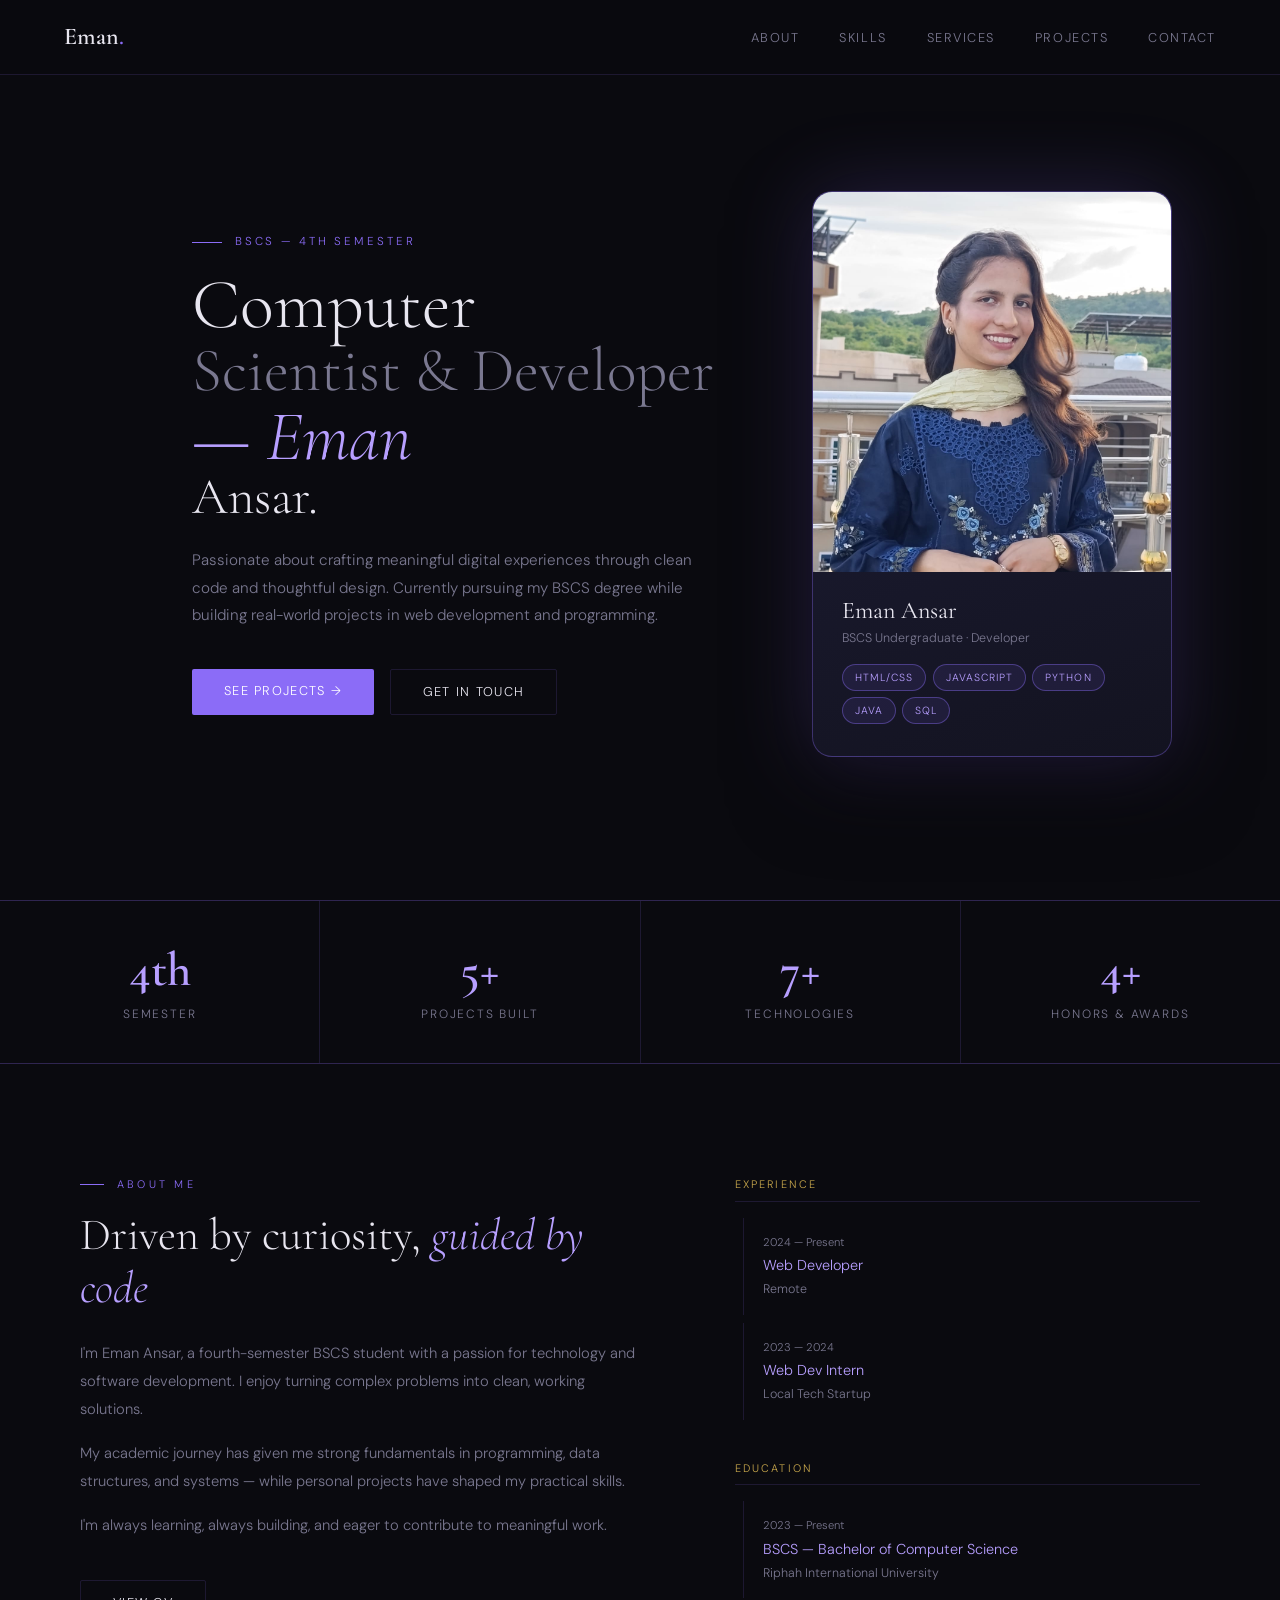
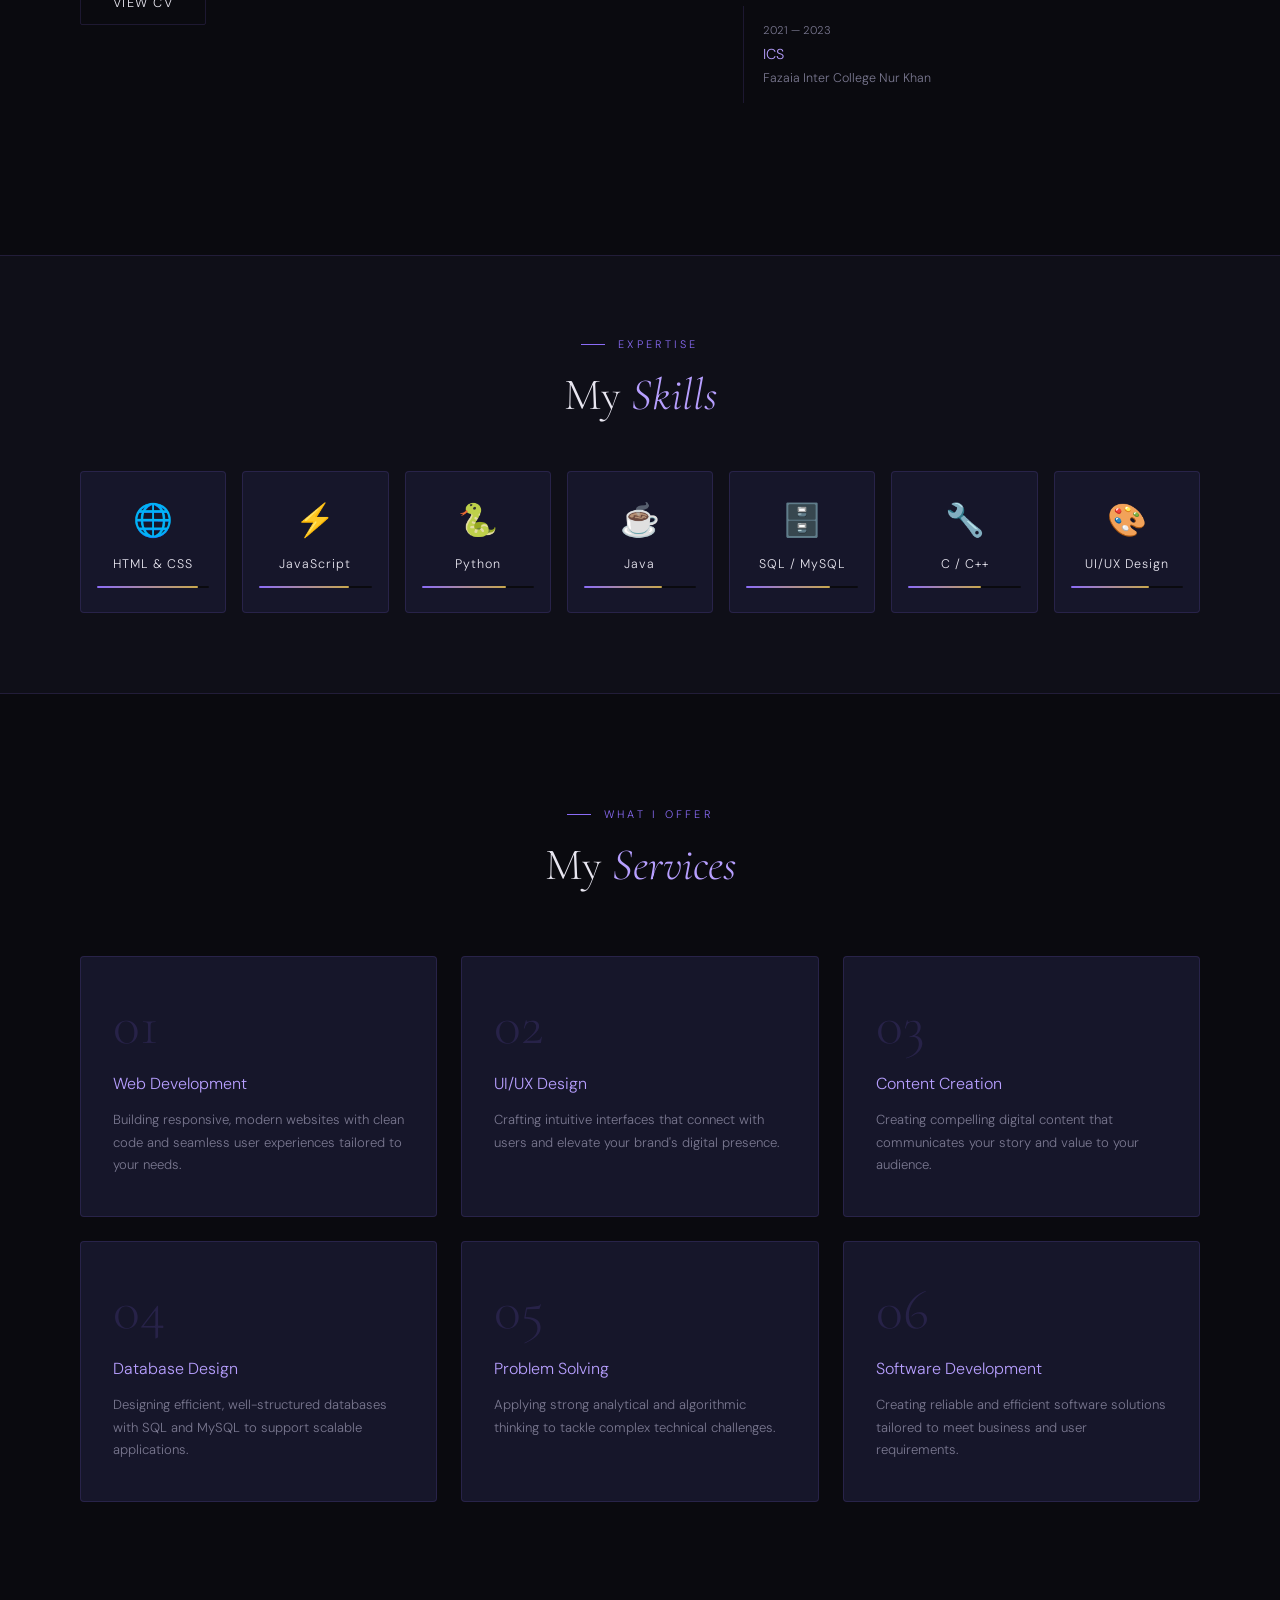
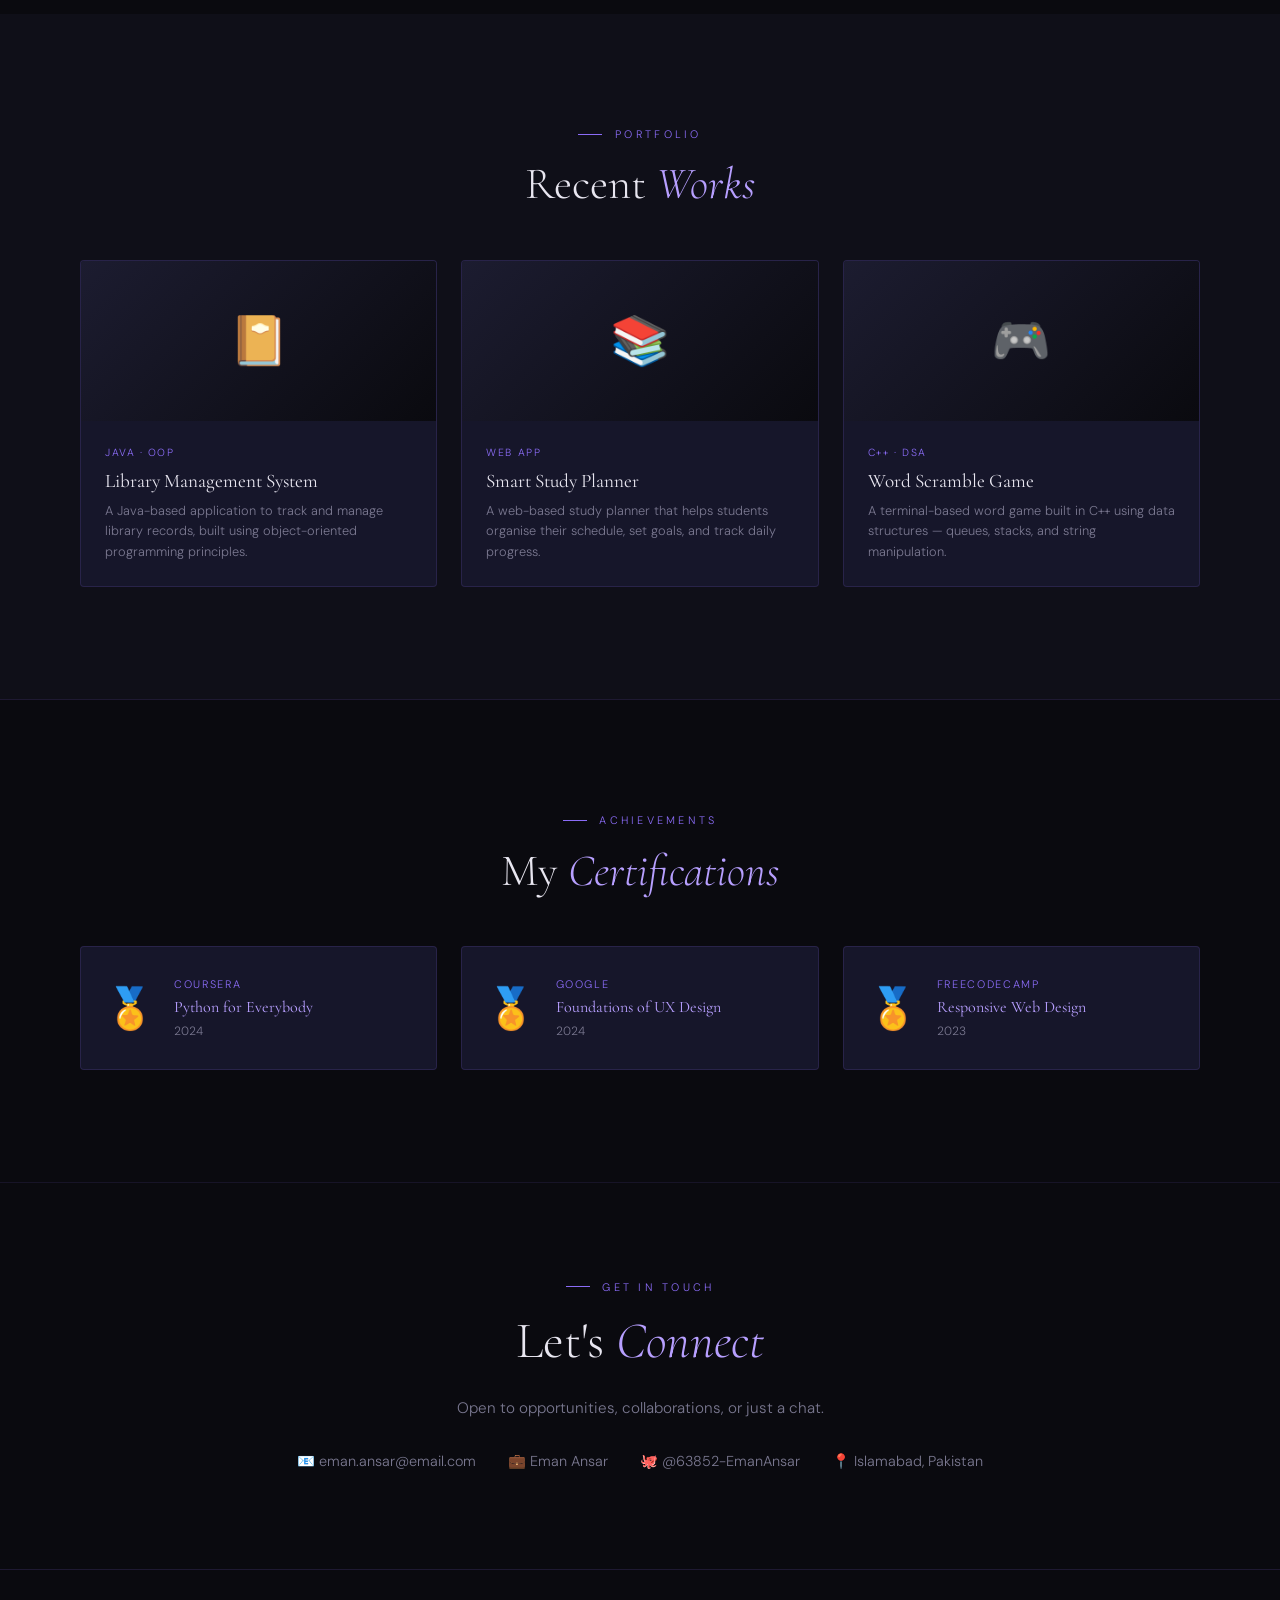
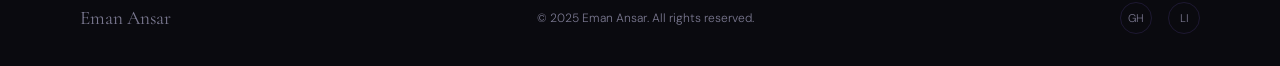
<file: Eman-portfolio/index.html>
<!DOCTYPE html>
<html lang="en">
<head>
<meta charset="UTF-8">
<meta name="viewport" content="width=device-width, initial-scale=1.0">
<title>Eman Ansar — Portfolio</title>
<link href="https://fonts.googleapis.com/css2?family=Cormorant+Garamond:ital,wght@0,300;0,400;0,600;1,300;1,400&family=DM+Sans:wght@300;400;500&display=swap" rel="stylesheet">
<link rel="stylesheet" href="style.css">
</head>
<body>

<nav id="nav">
  <div class="nav-logo">Eman<span>.</span></div>
  <ul class="nav-links">
    <li><a href="#about">About</a></li>
    <li><a href="#skills">Skills</a></li>
    <li><a href="#services">Services</a></li>
    <li><a href="#projects">Projects</a></li>
    <li><a href="#contact">Contact</a></li>
  </ul>
</nav>

<section id="hero">
  <div class="hero-left">
    <div class="hero-label">BSCS — 4th Semester</div>
    <div class="hero-name">
      <span class="line1">Computer</span>
      <span class="line2">Scientist &amp; Developer</span>
      <span class="line4"><em>— Eman</em></span>
      <span class="line3">Ansar.</span>
    </div>
    <p class="hero-desc">Passionate about crafting meaningful digital experiences through clean code and thoughtful design. Currently pursuing my BSCS degree while building real-world projects in web development and programming.</p>
    <div class="hero-actions">
      <a href="#projects" class="btn-primary">See projects →</a>
      <a href="#contact" class="btn-ghost">Get In Touch</a>
    </div>
  </div>

  <div class="hero-card-wrap">
    <div class="hero-card">
      <div class="card-img-wrap">
        <img class="card-img" src="eman pic.jpeg" alt="Eman Ansar">
      </div>
      <div class="card-body">
        <h3>Eman Ansar</h3>
        <span class="card-sub">BSCS Undergraduate · Developer</span>
        <div class="badges">
          <span class="badge">HTML/CSS</span>
          <span class="badge">JavaScript</span>
          <span class="badge">Python</span>
          <span class="badge">Java</span>
          <span class="badge">SQL</span>
        </div>
      </div>
    </div>
  </div>
</section>

<section id="stats">
  <div class="stat-item"><span class="stat-num">4th</span><div class="stat-label">Semester</div></div>
  <div class="stat-item"><span class="stat-num">5+</span><div class="stat-label">Projects Built</div></div>
  <div class="stat-item"><span class="stat-num">7+</span><div class="stat-label">Technologies</div></div>
  <div class="stat-item"><span class="stat-num">4+</span><div class="stat-label">Honors &amp; Awards</div></div>
</section>

<section id="about">
  <div class="reveal">
    <div class="tag">About Me</div>
    <h2>Driven by curiosity, <em>guided by code</em></h2>
    <div class="about-text">
      <p>I'm Eman Ansar, a fourth-semester BSCS student with a passion for technology and software development. I enjoy turning complex problems into clean, working solutions.</p>
      <p>My academic journey has given me strong fundamentals in programming, data structures, and systems — while personal projects have shaped my practical skills.</p>
      <p>I'm always learning, always building, and eager to contribute to meaningful work.</p>
    </div>
    <a href="cv.jpeg" class="btn-ghost" style="margin-top:1.5rem">View CV </a>
  </div>

  <div class="reveal">
    <div class="tl-group">
      <div class="tl-title">Experience</div>
      <div class="tl-item"><div class="tl-date">2024 — Present</div><div class="tl-role">Web Developer</div><div class="tl-org">Remote</div></div>
      <div class="tl-item"><div class="tl-date">2023 — 2024</div><div class="tl-role">Web Dev Intern</div><div class="tl-org">Local Tech Startup</div></div>
    </div>
    <div class="tl-group">
      <div class="tl-title">Education</div>
      <div class="tl-item"><div class="tl-date">2023 — Present</div><div class="tl-role">BSCS — Bachelor of Computer Science</div><div class="tl-org">Riphah International University</div></div>
      <div class="tl-item"><div class="tl-date">2021 — 2023</div><div class="tl-role">ICS</div><div class="tl-org">Fazaia Inter College Nur Khan</div></div>
    </div>
  </div>
</section>

<section id="skills">
  <div class="reveal" style="text-align:center">
    <div class="tag center">Expertise</div>
    <h2 class="center">My <em>Skills</em></h2>
  </div>
  <div class="skills-grid reveal">
    <div class="skill-card"><div class="skill-icon">🌐</div><div class="skill-name">HTML &amp; CSS</div><div class="skill-bar"><div class="skill-fill" style="width:90%"></div></div></div>
    <div class="skill-card"><div class="skill-icon">⚡</div><div class="skill-name">JavaScript</div><div class="skill-bar"><div class="skill-fill" style="width:80%"></div></div></div>
    <div class="skill-card"><div class="skill-icon">🐍</div><div class="skill-name">Python</div><div class="skill-bar"><div class="skill-fill" style="width:75%"></div></div></div>
    <div class="skill-card"><div class="skill-icon">☕</div><div class="skill-name">Java</div><div class="skill-bar"><div class="skill-fill" style="width:70%"></div></div></div>
    <div class="skill-card"><div class="skill-icon">🗄️</div><div class="skill-name">SQL / MySQL</div><div class="skill-bar"><div class="skill-fill" style="width:75%"></div></div></div>
    <div class="skill-card"><div class="skill-icon">🔧</div><div class="skill-name">C / C++</div><div class="skill-bar"><div class="skill-fill" style="width:65%"></div></div></div>
    <div class="skill-card"><div class="skill-icon">🎨</div><div class="skill-name">UI/UX Design</div><div class="skill-bar"><div class="skill-fill" style="width:70%"></div></div></div>
  </div>
</section>

<section id="services">
  <div class="reveal" style="text-align:center">
    <div class="tag center">What I Offer</div>
    <h2 class="center">My <em>Services</em></h2>
  </div>
  <div class="services-grid">
    <div class="service-card reveal"><span class="svc-num">01</span><div class="svc-title">Web Development</div><p class="svc-desc">Building responsive, modern websites with clean code and seamless user experiences tailored to your needs.</p></div>
    <div class="service-card reveal"><span class="svc-num">02</span><div class="svc-title">UI/UX Design</div><p class="svc-desc">Crafting intuitive interfaces that connect with users and elevate your brand's digital presence.</p></div>
    <div class="service-card reveal"><span class="svc-num">03</span><div class="svc-title">Content Creation</div><p class="svc-desc">Creating compelling digital content that communicates your story and value to your audience.</p></div>
    <div class="service-card reveal"><span class="svc-num">04</span><div class="svc-title">Database Design</div><p class="svc-desc">Designing efficient, well-structured databases with SQL and MySQL to support scalable applications.</p></div>
    <div class="service-card reveal"><span class="svc-num">05</span><div class="svc-title">Problem Solving</div><p class="svc-desc">Applying strong analytical and algorithmic thinking to tackle complex technical challenges.</p></div>
    <div class="service-card reveal"><span class="svc-num">06</span><div class="svc-title">Software Development</div><p class="svc-desc">Creating reliable and efficient software solutions tailored to meet business and user requirements.</p></div>
  </div>
</section>

<section id="projects">
  <div class="reveal" style="text-align:center">
    <div class="tag center">Portfolio</div>
    <h2 class="center">Recent <em>Works</em></h2>
  </div>
  <div class="projects-grid">
    <div class="project-card reveal"><div class="project-thumb">📔</div><div class="project-info"><div class="project-tag">Java · OOP</div><div class="project-title">Library Management System</div><p class="project-desc">A Java-based application to track and manage library records, built using object-oriented programming principles.</p></div></div>
    <div class="project-card reveal"><div class="project-thumb">📚</div><div class="project-info"><div class="project-tag">Web App</div><div class="project-title">Smart Study Planner</div><p class="project-desc">A web-based study planner that helps students organise their schedule, set goals, and track daily progress.</p></div></div>
    <div class="project-card reveal"><div class="project-thumb">🎮</div><div class="project-info"><div class="project-tag">C++ · DSA</div><div class="project-title">Word Scramble Game</div><p class="project-desc">A terminal-based word game built in C++ using data structures — queues, stacks, and string manipulation.</p></div></div>
  </div>
</section>

<section id="certifications">
  <div class="reveal" style="text-align:center">
    <div class="tag center">Achievements</div>
    <h2 class="center">My <em>Certifications</em></h2>
  </div>
  <div class="cert-grid">
    <div class="cert-card reveal"><div class="cert-icon">🏅</div><div class="cert-info"><div class="cert-issuer">Coursera</div><div class="cert-title">Python for Everybody</div><div class="cert-date">2024</div></div></div>
    <div class="cert-card reveal"><div class="cert-icon">🏅</div><div class="cert-info"><div class="cert-issuer">Google</div><div class="cert-title">Foundations of UX Design</div><div class="cert-date">2024</div></div></div>
    <div class="cert-card reveal"><div class="cert-icon">🏅</div><div class="cert-info"><div class="cert-issuer">freeCodeCamp</div><div class="cert-title">Responsive Web Design</div><div class="cert-date">2023</div></div></div>
  </div>
</section>

<section id="contact">
  <div class="tag center">Get In Touch</div>
  <h2 class="center">Let's <em>Connect</em></h2>
  <p class="contact-sub">Open to opportunities, collaborations, or just a chat.</p>
  <div class="contact-links">
    <a href="mailto:eman.ansar@email.com">📧 eman.ansar@email.com</a>
    <a href="https://www.linkedin.com/in/eman-ansar-948b6a380/" target="_blank" rel="noopener noreferrer">💼 Eman Ansar</a>
    <a href="https://github.com/63852-EmanAnsar" target="_blank" rel="noopener noreferrer">🐙 @63852-EmanAnsar</a>
    <span>📍 Islamabad, Pakistan</span>
  </div>
</section>

<footer>
  <div class="footer-logo">Eman Ansar</div>
  <div class="footer-copy">© 2025 Eman Ansar. All rights reserved.</div>
  <div class="footer-socials">
    <a class="social-icon" href="https://github.com/63852-EmanAnsar" target="_blank" >GH</a>
    <a class="social-icon" href="https://www.linkedin.com/in/eman-ansar-948b6a380/" target="_blank" >LI</a>
  </div>
</footer>


<script src="script.js"></script>
</body>
</html>
</file>
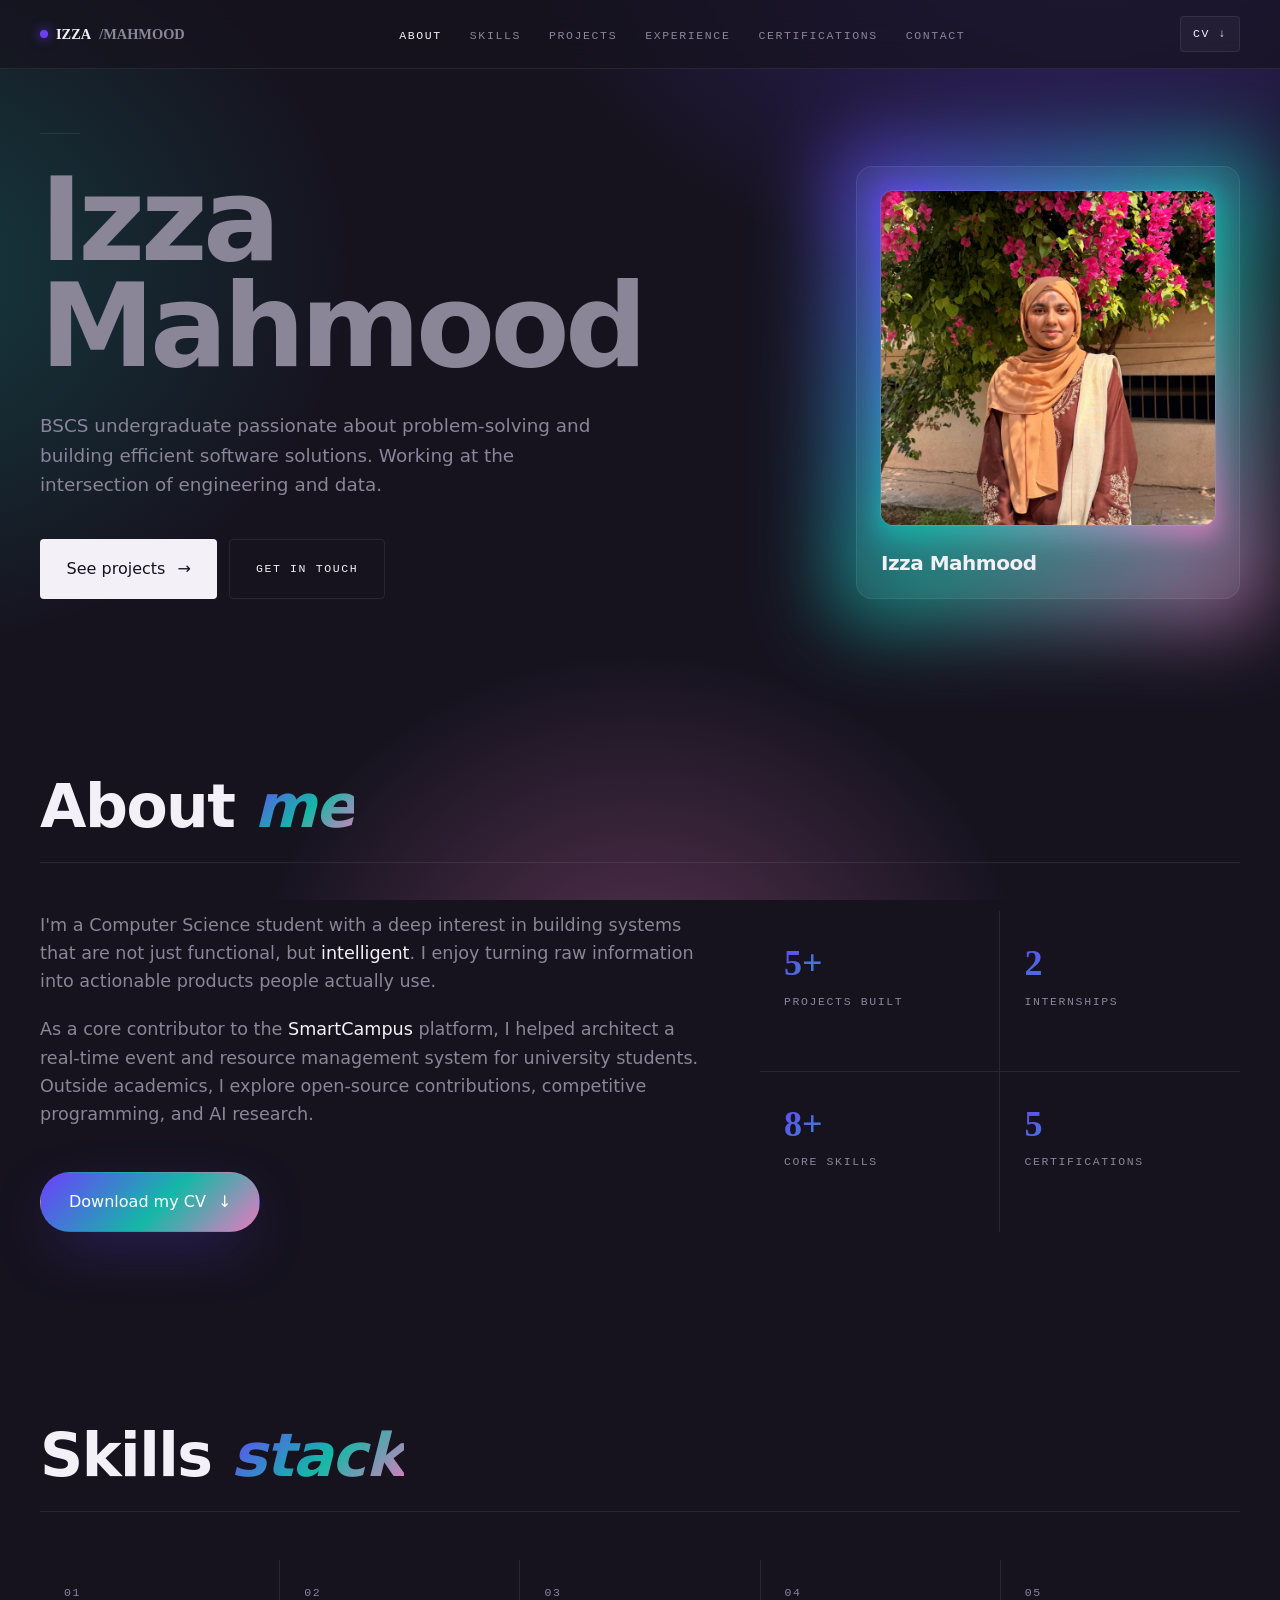
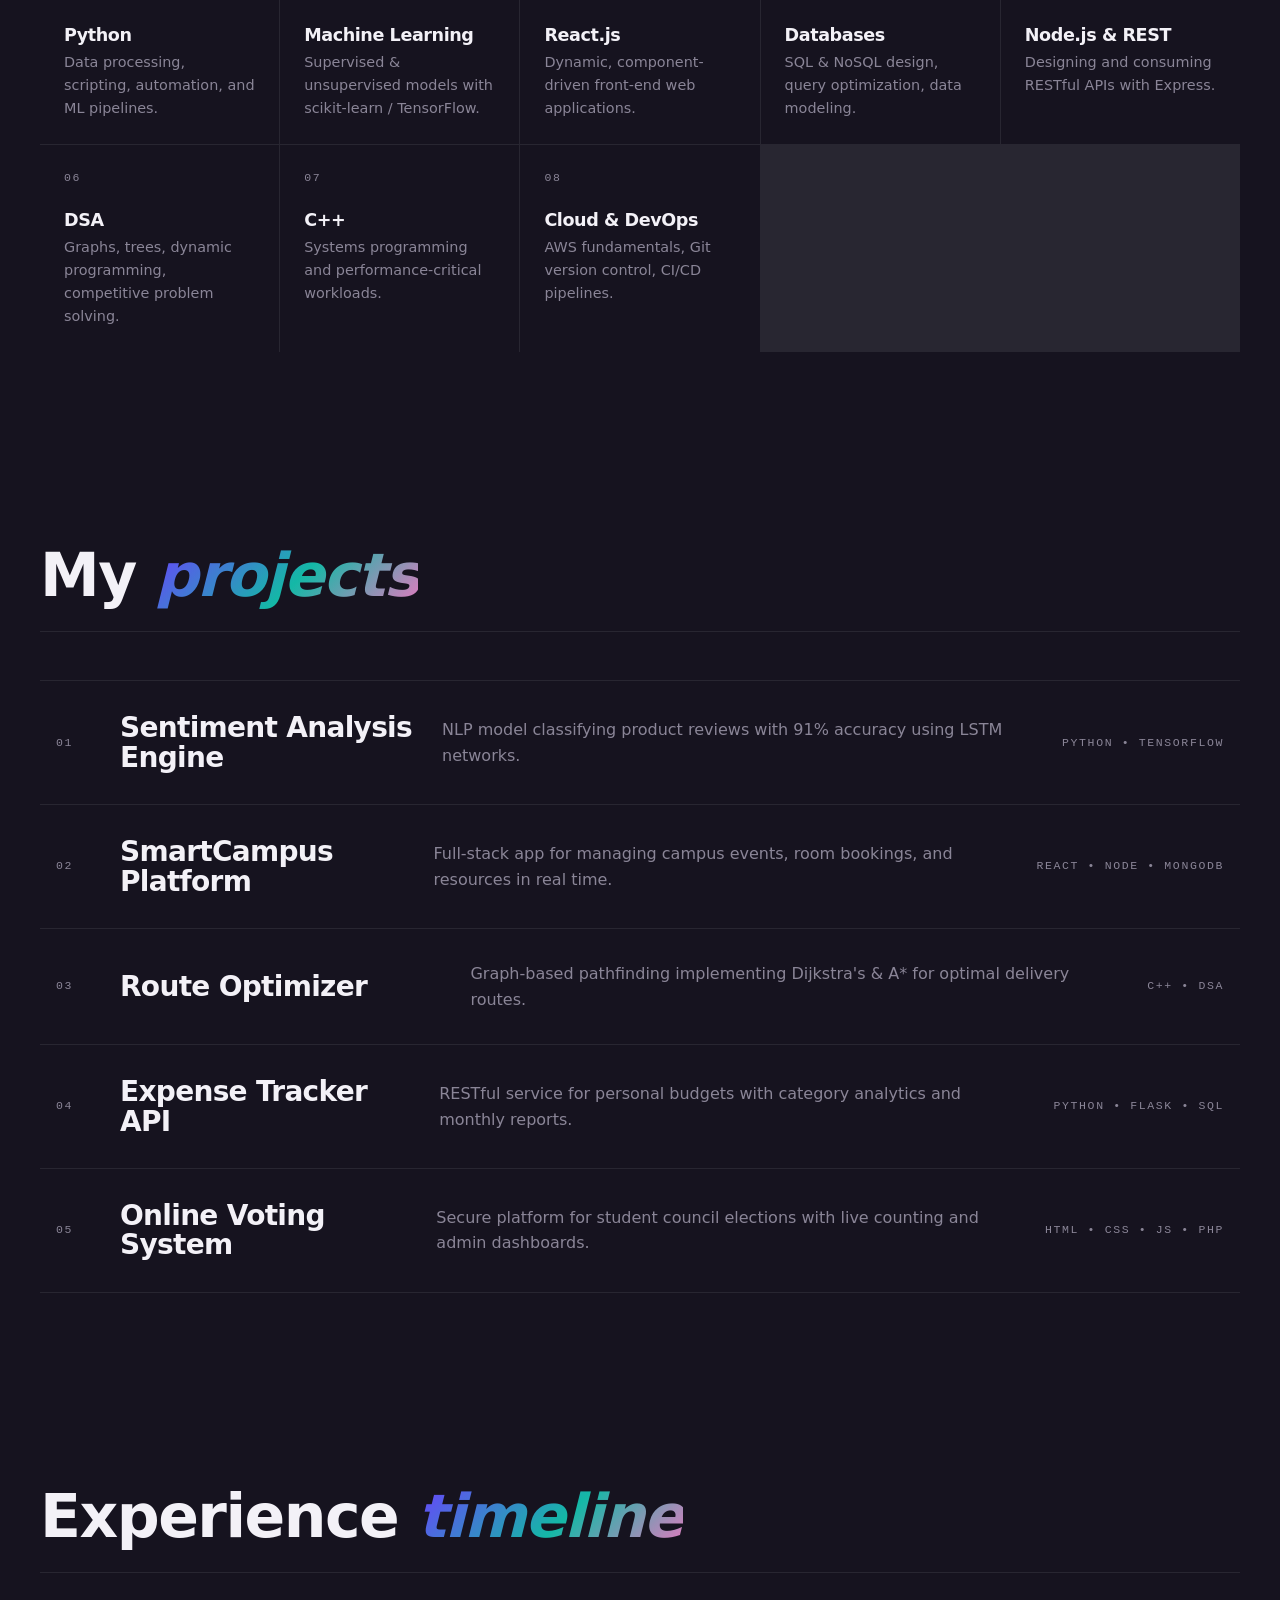
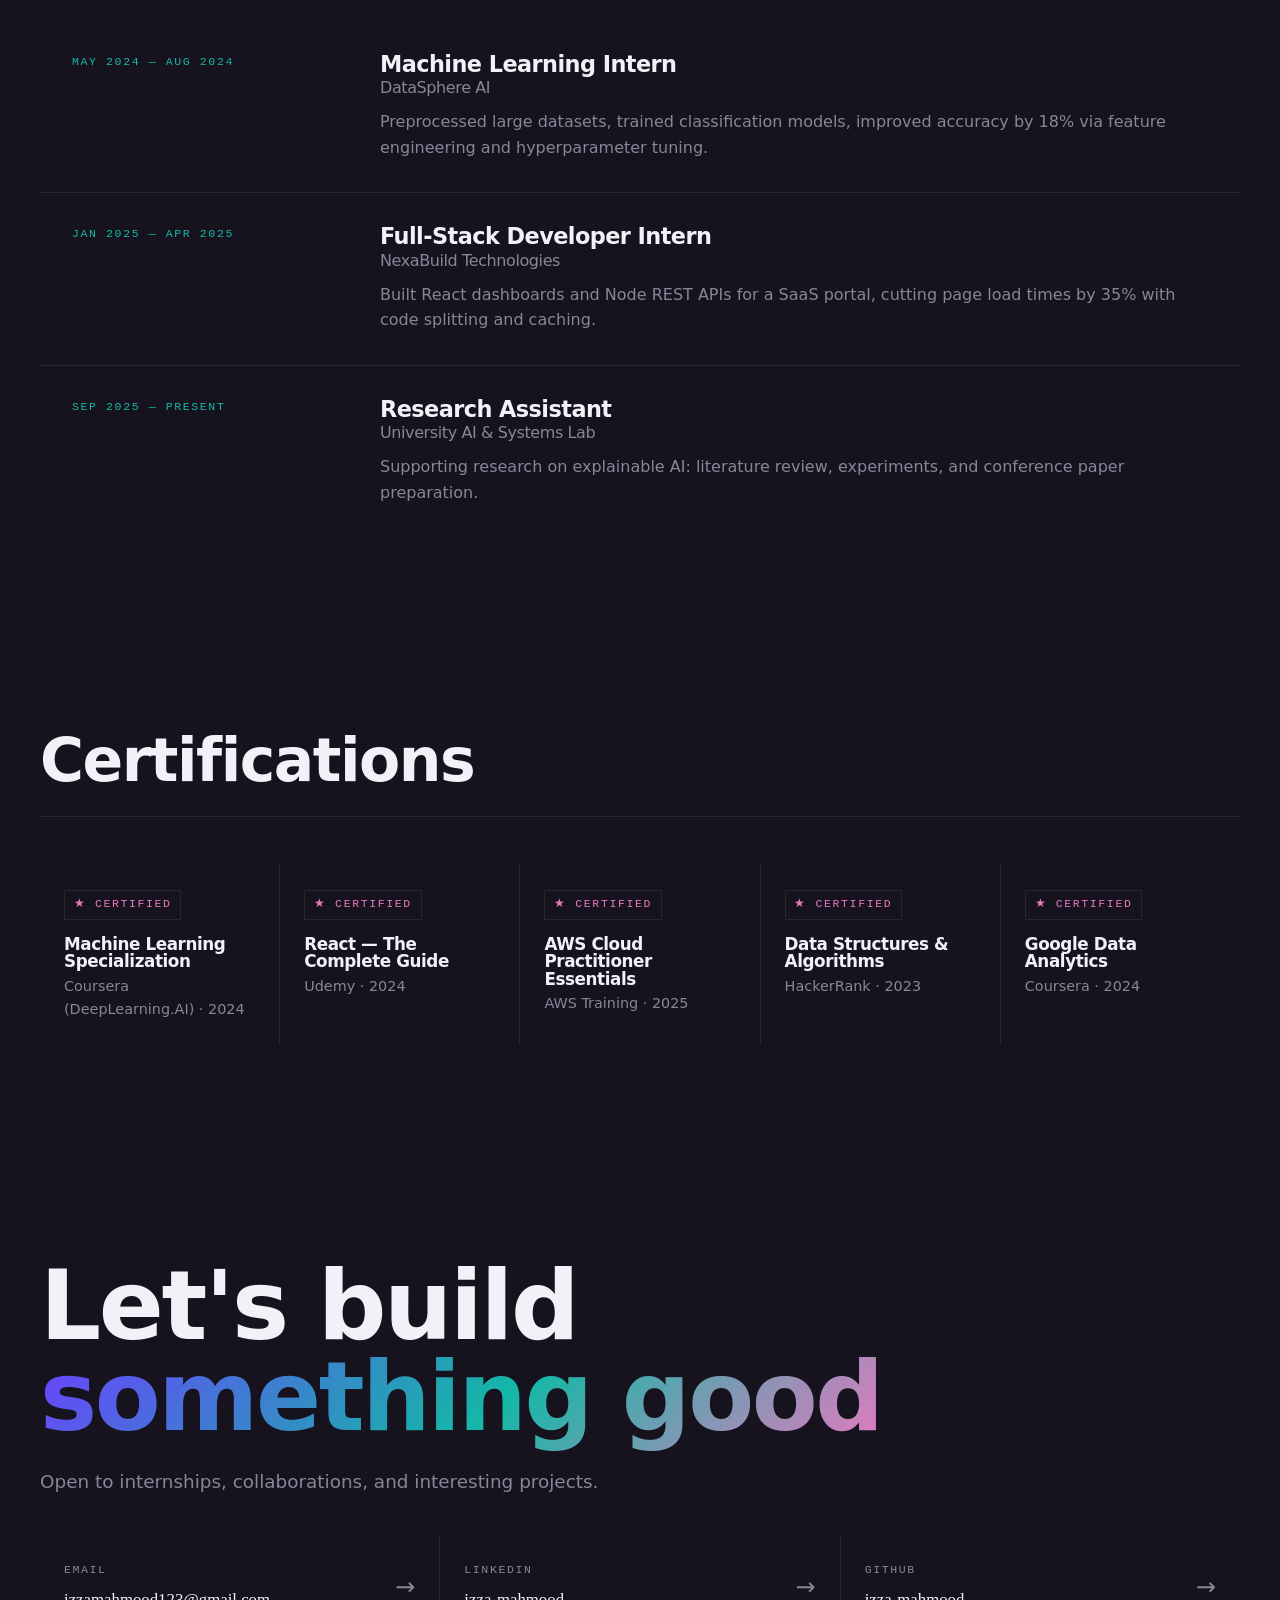
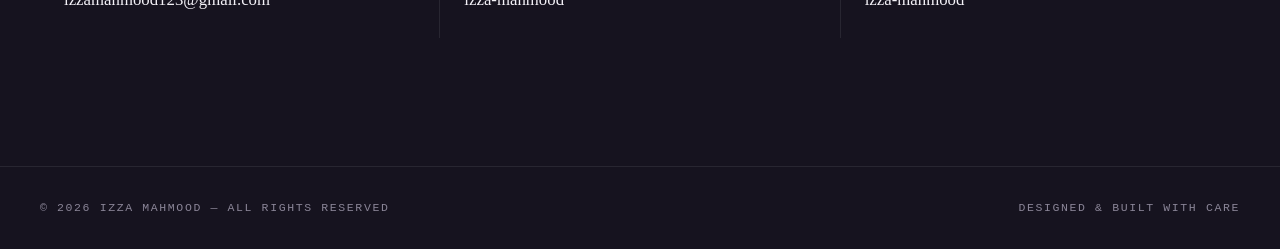
<file: Izza Portfolio/index.html>
<!DOCTYPE html>
<html lang="en">
<head>
<meta charset="UTF-8" />
<meta name="viewport" content="width=device-width, initial-scale=1.0" />
<title>Izza Mahmood </title>
<meta name="description" content="BSCS undergraduate building intelligent software at the intersection of engineering and data." />
<link rel="preconnect" href="https://fonts.googleapis.com">
<link rel="preconnect" href="https://fonts.gstatic.com" crossorigin>

<link rel="stylesheet" href="style.css" />
</head>
<body>

<!-- NAV -->
<nav class="nav">
  <div class="nav-inner">
    <a href="#top" class="logo"><span class="logo-dot"></span>IZZA<span class="muted">/MAHMOOD</span></a>
    <ul class="nav-links">
      <li><a href="#about" class="mono">About</a></li>
      <li><a href="#skills" class="mono">Skills</a></li>
      <li><a href="#projects" class="mono">Projects</a></li>
      <li><a href="#experience" class="mono">Experience</a></li>
      <li><a href="#certs" class="mono">Certifications</a></li>
      <li><a href="#contact" class="mono">Contact</a></li>
    </ul>
    <a href="CV Izza.png" download class="mono cv-btn">CV ↓</a>
  </div>
</nav>

<!-- HERO -->
<header id="top" class="hero">
  <div class="mono eyebrow"><span class="line"></span></div>
  <div class="hero-grid">
    <div class="hero-content">
      <h1>
        
        <span class="muted"> Izza Mahmood</span>
      </h1>
      <p class="subtitle">
        BSCS undergraduate passionate about problem-solving and building
        efficient software solutions. Working at the intersection of
        engineering and data.
      </p>
      <div class="hero-actions">
        <a href="#projects" class="btn btn-primary">See projects <span class="arrow">→</span></a>
        <a href="#contact" class="btn btn-ghost mono">Get in touch</a>
      </div>
    </div>

    <aside class="hero-card-wrap">
      <div class="glow"></div>
      <div class="hero-card">
      
        <div class="avatar-wrap">
          <div class="avatar-glow"></div>
          <img src="Izza image.jpeg" alt="Izza Mahmood" class="avatar-img" />
        </div>
        <h3>Izza Mahmood</h3>
        
       
      </div>
    </aside>
  </div>

  
</header>

<!-- ABOUT -->
<section id="about" class="section">
  <div class="section-head">
    <div>
     
      <h2>About <span class="gradient-text italic">me</span></h2>
    </div>
  </div>
  <div class="about-grid">
    <div class="about-text">
      <p>I'm a Computer Science student with a deep interest in building systems that are not just functional, but <strong>intelligent</strong>. I enjoy turning raw information into actionable products people actually use.</p>
      <p>As a core contributor to the <strong>SmartCampus</strong> platform, I helped architect a real-time event and resource management system for university students. Outside academics, I explore open-source contributions, competitive programming, and AI research.</p>
      <a href="CV Izza.png" download class="btn btn-primary cv-download">
        Download my CV <span class="arrow">↓</span>
      </a>
    </div>
    <div class="stats">
      <div class="stat"><div class="stat-num gradient-text">5+</div><div class="mono muted">Projects Built</div></div>
      <div class="stat"><div class="stat-num gradient-text">2</div><div class="mono muted">Internships</div></div>
      <div class="stat"><div class="stat-num gradient-text">8+</div><div class="mono muted">Core Skills</div></div>
      <div class="stat"><div class="stat-num gradient-text">5</div><div class="mono muted">Certifications</div></div>
    </div>
  </div>
</section>

<!-- SKILLS -->
<section id="skills" class="section">
  <div class="section-head">
    <div>
      <h2>Skills <span class="gradient-text italic">stack</span></h2>
    </div>
  </div>
  <div class="skills-grid">
    <div class="skill-card"><div class="mono muted">01</div><h4>Python</h4><p>Data processing, scripting, automation, and ML pipelines.</p></div>
    <div class="skill-card"><div class="mono muted">02</div><h4>Machine Learning</h4><p>Supervised &amp; unsupervised models with scikit-learn / TensorFlow.</p></div>
    <div class="skill-card"><div class="mono muted">03</div><h4>React.js</h4><p>Dynamic, component-driven front-end web applications.</p></div>
    <div class="skill-card"><div class="mono muted">04</div><h4>Databases</h4><p>SQL &amp; NoSQL design, query optimization, data modeling.</p></div>
    <div class="skill-card"><div class="mono muted">05</div><h4>Node.js &amp; REST</h4><p>Designing and consuming RESTful APIs with Express.</p></div>
    <div class="skill-card"><div class="mono muted">06</div><h4>DSA</h4><p>Graphs, trees, dynamic programming, competitive problem solving.</p></div>
    <div class="skill-card"><div class="mono muted">07</div><h4>C++</h4><p>Systems programming and performance-critical workloads.</p></div>
    <div class="skill-card"><div class="mono muted">08</div><h4>Cloud &amp; DevOps</h4><p>AWS fundamentals, Git version control, CI/CD pipelines.</p></div>
  </div>
</section>

<!-- PROJECTS -->
<section id="projects" class="section">
  <div class="section-head">
    <div>
      
      <h2>My <span class="gradient-text italic">projects</span></h2>
    </div>
  </div>
  <div class="projects-list">
    <a href="#" class="project-row">
      <div class="mono muted p-num">01</div>
      <h3>Sentiment Analysis Engine</h3>
      <p>NLP model classifying product reviews with 91% accuracy using LSTM networks.</p>
      <div class="mono muted p-tag">Python • TensorFlow</div>
    </a>
    <a href="#" class="project-row">
      <div class="mono muted p-num">02</div>
      <h3>SmartCampus Platform</h3>
      <p>Full-stack app for managing campus events, room bookings, and resources in real time.</p>
      <div class="mono muted p-tag">React • Node • MongoDB</div>
    </a>
    <a href="#" class="project-row">
      <div class="mono muted p-num">03</div>
      <h3>Route Optimizer</h3>
      <p>Graph-based pathfinding implementing Dijkstra's &amp; A* for optimal delivery routes.</p>
      <div class="mono muted p-tag">C++ • DSA</div>
    </a>
    <a href="#" class="project-row">
      <div class="mono muted p-num">04</div>
      <h3>Expense Tracker API</h3>
      <p>RESTful service for personal budgets with category analytics and monthly reports.</p>
      <div class="mono muted p-tag">Python • Flask • SQL</div>
    </a>
    <a href="#" class="project-row">
      <div class="mono muted p-num">05</div>
      <h3>Online Voting System</h3>
      <p>Secure platform for student council elections with live counting and admin dashboards.</p>
      <div class="mono muted p-tag">HTML • CSS • JS • PHP</div>
    </a>
  </div>
</section>

<!-- EXPERIENCE -->
<section id="experience" class="section">
  <div class="section-head">
    <div>
      
      <h2>Experience <span class="gradient-text italic">timeline</span></h2>
    </div>
  </div>
  <div class="exp-list">
    <div class="exp-item">
      <div class="mono exp-date">May 2024 — Aug 2024</div>
      <div>
        <h3>Machine Learning Intern</h3>
        <h4 class="muted">DataSphere AI</h4>
        <p>Preprocessed large datasets, trained classification models, improved accuracy by 18% via feature engineering and hyperparameter tuning.</p>
      </div>
    </div>
    <div class="exp-item">
      <div class="mono exp-date">Jan 2025 — Apr 2025</div>
      <div>
        <h3>Full-Stack Developer Intern</h3>
        <h4 class="muted">NexaBuild Technologies</h4>
        <p>Built React dashboards and Node REST APIs for a SaaS portal, cutting page load times by 35% with code splitting and caching.</p>
      </div>
    </div>
    <div class="exp-item">
      <div class="mono exp-date">Sep 2025 — Present</div>
      <div>
        <h3>Research Assistant</h3>
        <h4 class="muted">University AI &amp; Systems Lab</h4>
        <p>Supporting research on explainable AI: literature review, experiments, and conference paper preparation.</p>
      </div>
    </div>
  </div>
</section>

<!-- CERTS -->
<section id="certs" class="section">
  <div class="section-head">
    <div>
     
      <h2>Certifications <span class="gradient-text italic"></span></h2>
    </div>
  </div>
  <div class="cert-grid">
    <div class="cert-card"><div class="mono cert-tag">★ certified</div><h4>Machine Learning Specialization</h4><p class="muted small">Coursera (DeepLearning.AI) · 2024</p></div>
    <div class="cert-card"><div class="mono cert-tag">★ certified</div><h4>React — The Complete Guide</h4><p class="muted small">Udemy · 2024</p></div>
    <div class="cert-card"><div class="mono cert-tag">★ certified</div><h4>AWS Cloud Practitioner Essentials</h4><p class="muted small">AWS Training · 2025</p></div>
    <div class="cert-card"><div class="mono cert-tag">★ certified</div><h4>Data Structures &amp; Algorithms</h4><p class="muted small">HackerRank · 2023</p></div>
    <div class="cert-card"><div class="mono cert-tag">★ certified</div><h4>Google Data Analytics</h4><p class="muted small">Coursera · 2024</p></div>
  </div>
</section>

<!-- CONTACT -->
<section id="contact" class="section contact">
  
  
  <h2 class="contact-title">Let's build<br /><span class="gradient-text">something good</span></h2>
  <p class="subtitle">Open to internships, collaborations, and interesting projects.</p>
  <div class="contact-grid">
    <a href="mailto:izzamahmood123@gmail.com" class="contact-card">
      <div><div class="mono muted">Email</div><div class="contact-val">izzamahmood123@gmail.com</div></div><span class="arrow">→</span>
    </a>
    <a href="https://www.linkedin.com/in/izza-mahmood" target="_blank" rel="noopener" class="contact-card">
      <div><div class="mono muted">LinkedIn</div><div class="contact-val">izza-mahmood</div></div><span class="arrow">→</span>
    </a>
    <a href="https://github.com/izza-mahmood" target="_blank" rel="noopener" class="contact-card">
      <div><div class="mono muted">GitHub</div><div class="contact-val">izza-mahmood</div></div><span class="arrow">→</span>
    </a>
  </div>
</section>

<footer class="footer">
  <p class="mono muted">© 2026 izza mahmood — all rights reserved</p>
  <p class="mono muted">designed &amp; built with care</p>
</footer>

<script src="script.js"></script>
</body>
</html>
</file>
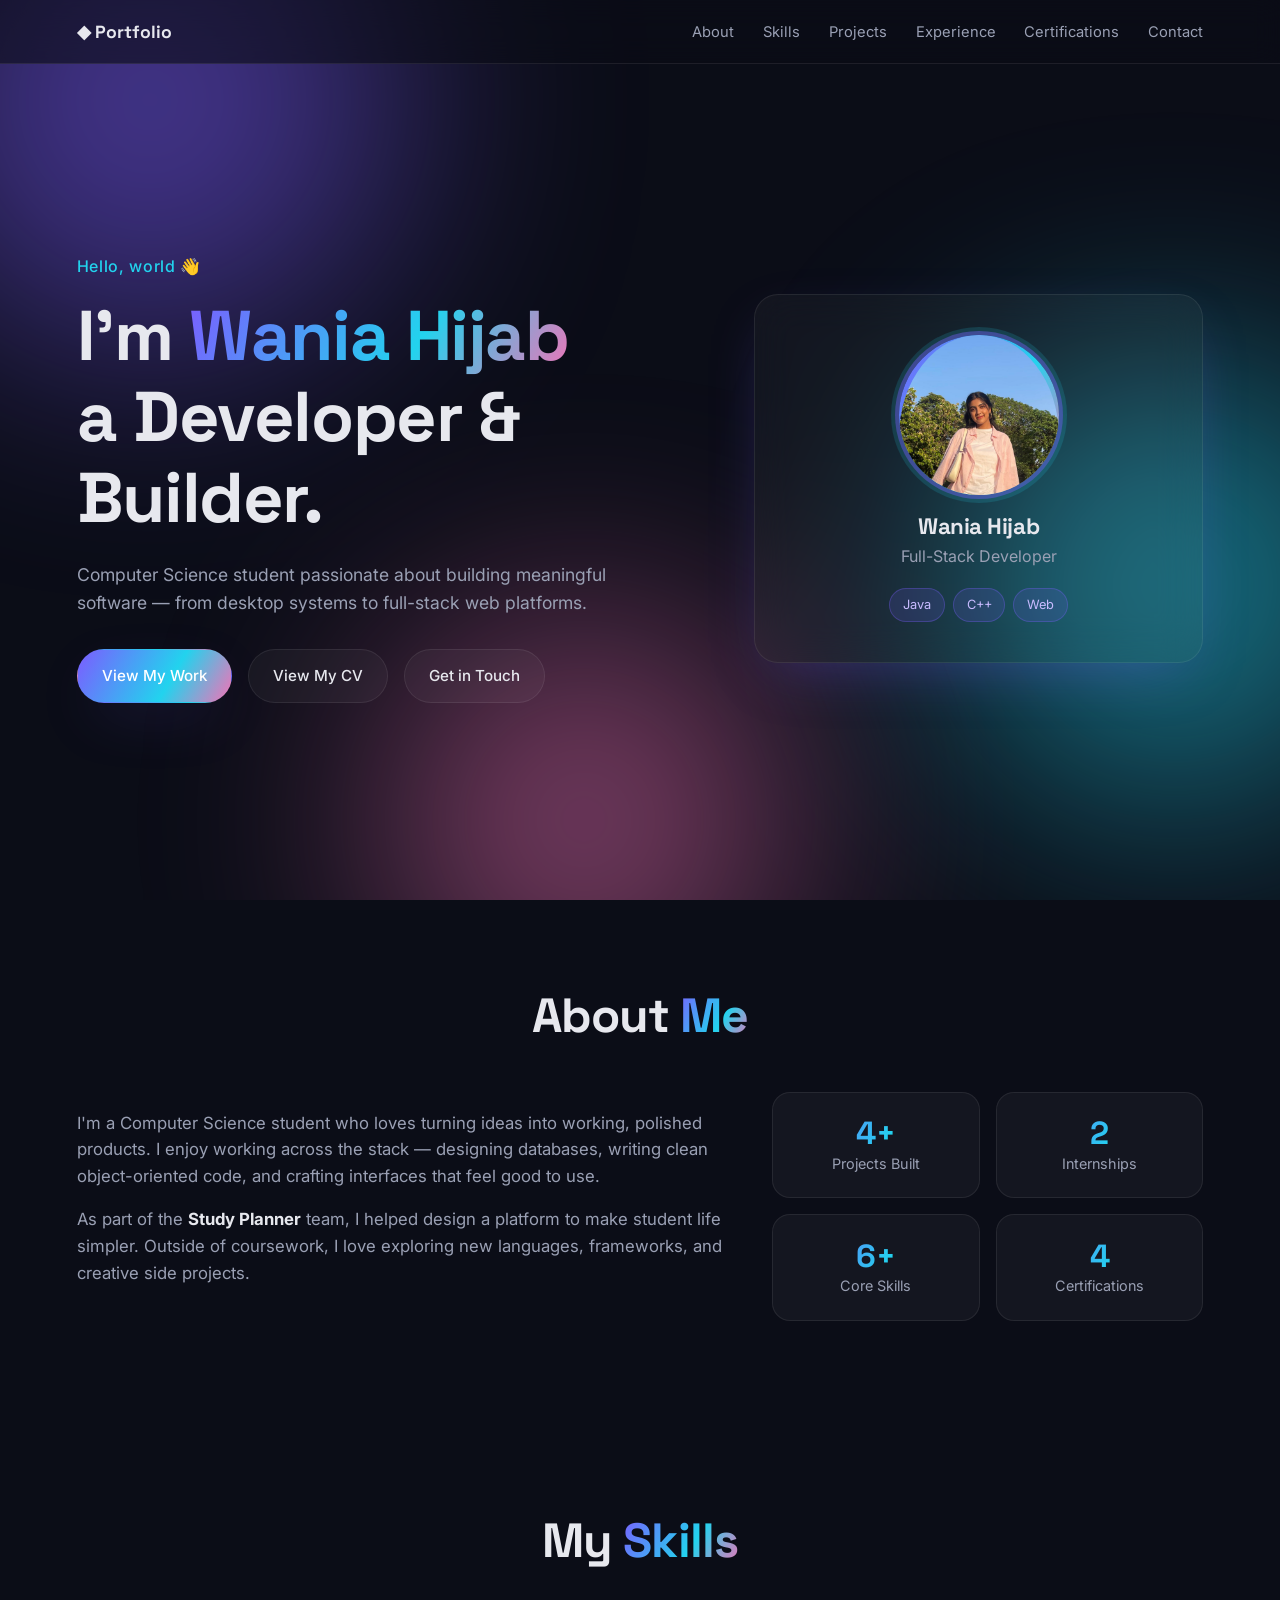
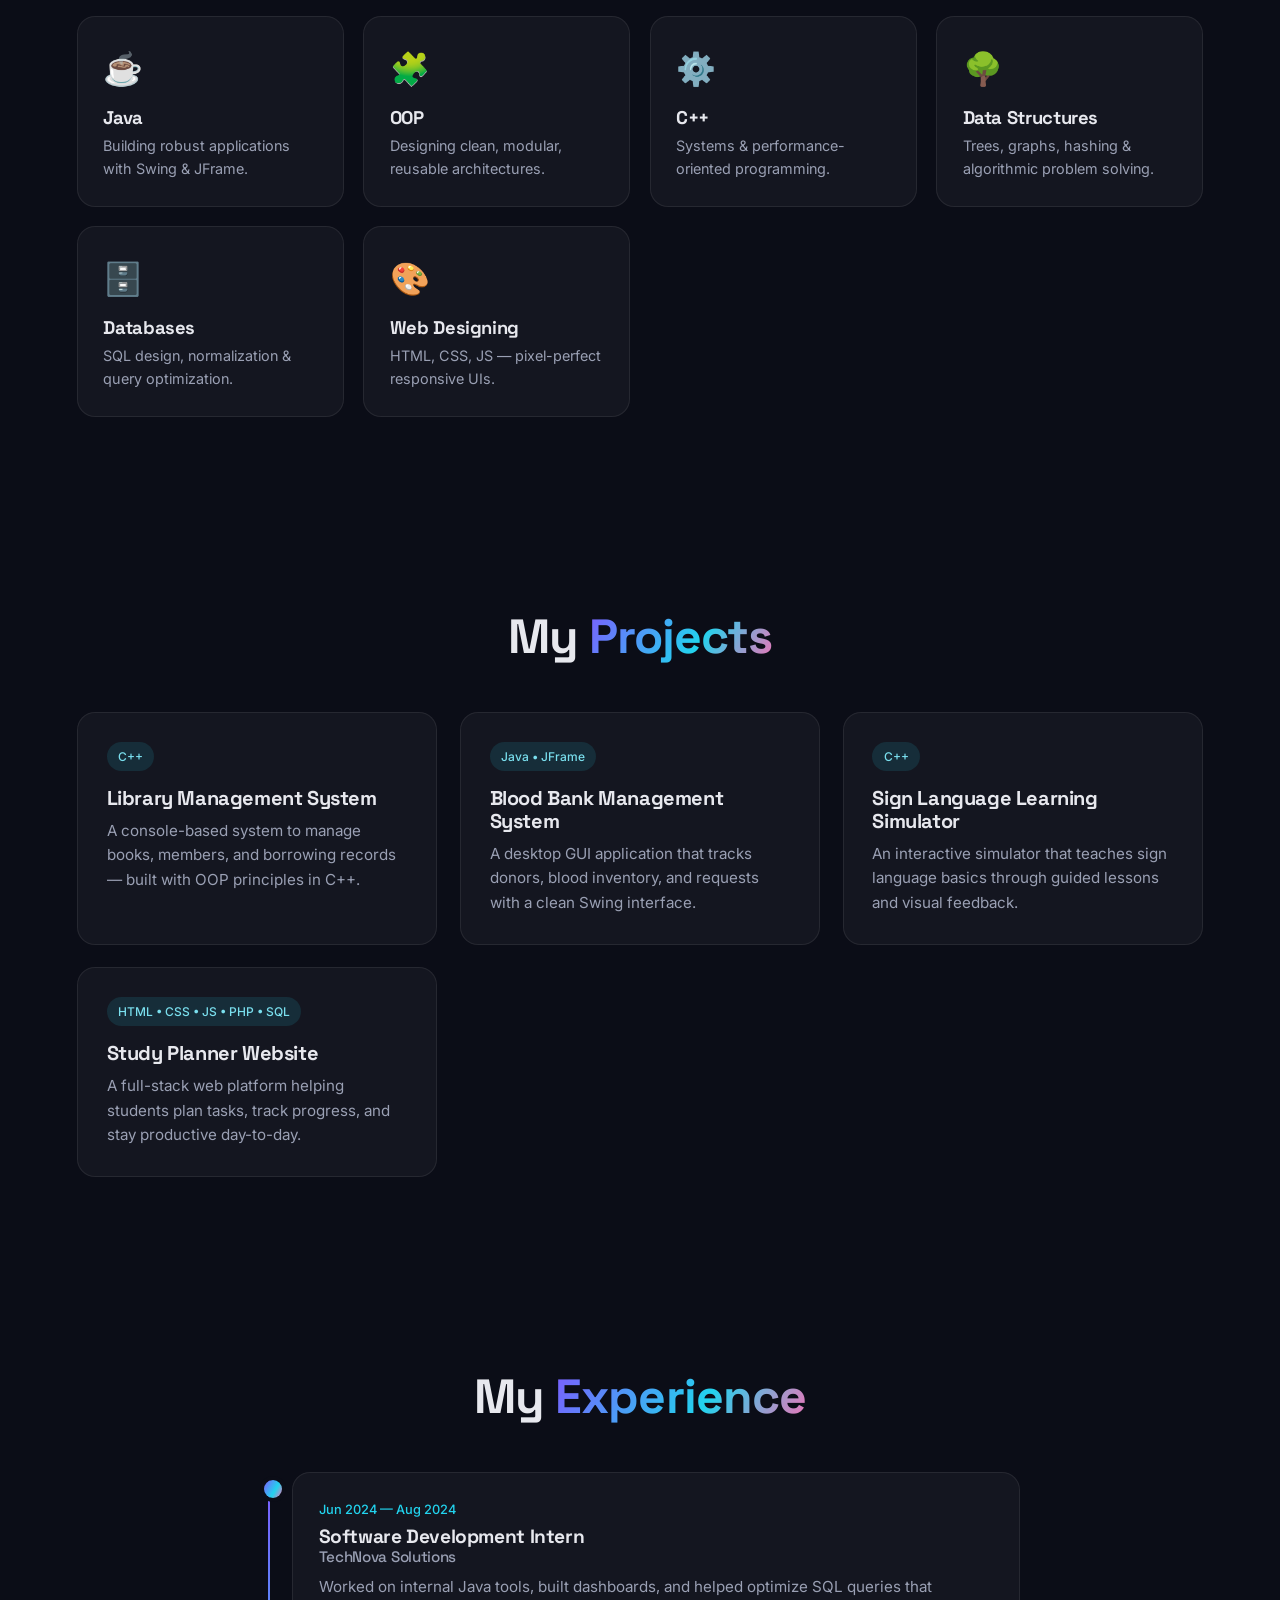
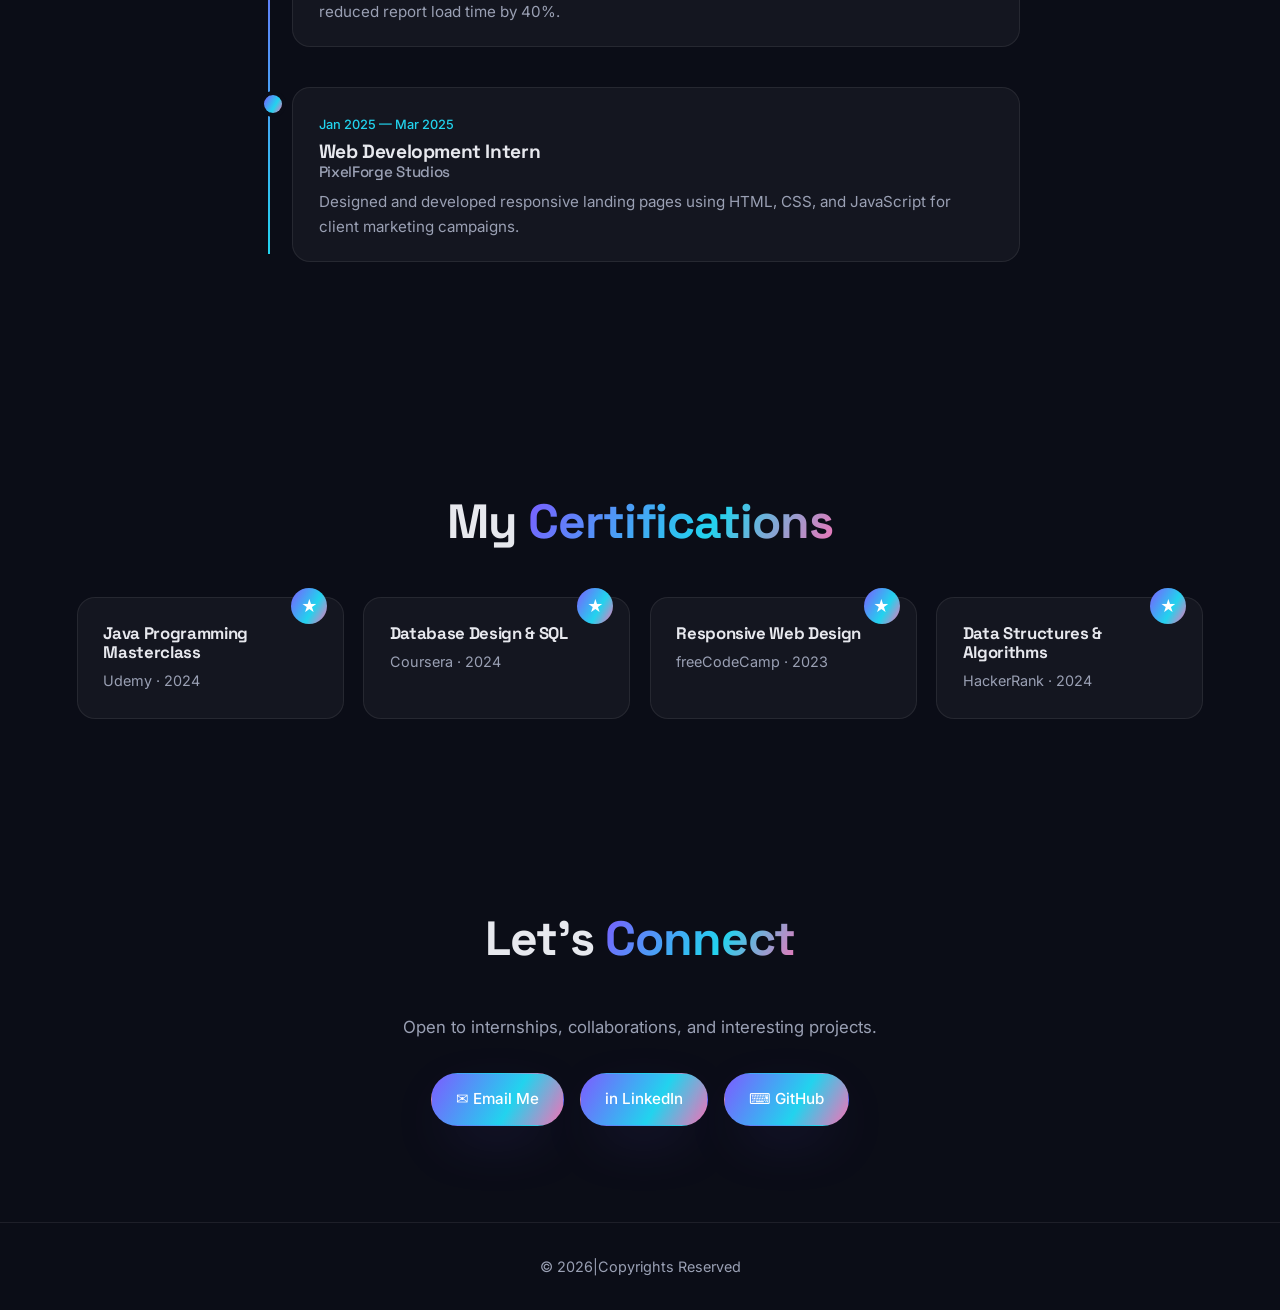
<file: Wania Portfolio/index.html>
<!DOCTYPE html>
<html lang="en">
<head>
<meta charset="UTF-8" />
<meta name="viewport" content="width=device-width, initial-scale=1.0" />
<title>My Portfolio</title>
<link rel="preconnect" href="https://fonts.googleapis.com">
<link rel="preconnect" href="https://fonts.gstatic.com" crossorigin>
<link href="https://fonts.googleapis.com/css2?family=Space+Grotesk:wght@400;500;600;700&family=Inter:wght@300;400;500;600&display=swap" rel="stylesheet">
<link rel="stylesheet" href="style.css" />
</head>
<body>

  <!-- Animated background blobs -->
  <div class="bg-blobs">
    <span class="blob blob-1"></span>
    <span class="blob blob-2"></span>
    <span class="blob blob-3"></span>
  </div>

  <!-- Nav -->
  <nav class="nav">
    <a href="#hero" class="logo">◆ Portfolio</a>
    <ul class="nav-links">
      <li><a href="#about">About</a></li>
      <li><a href="#skills">Skills</a></li>
      <li><a href="#projects">Projects</a></li>
      <li><a href="#experience">Experience</a></li>
      <li><a href="#certs">Certifications</a></li>
      <li><a href="#contact">Contact</a></li>
    </ul>
  </nav>

  <!-- Hero -->
  <header id="hero" class="hero">
    <div class="hero-content reveal">
      <p class="eyebrow">Hello, world 👋</p>
      <h1>I'm <span class="gradient-text">Wania Hijab</span><br/>a Developer & Builder.</h1>
      <p class="subtitle">
        Computer Science student passionate about building meaningful software —
        from desktop systems to full-stack web platforms.
      </p>
      <div class="hero-actions">
        <a href="#projects" class="btn btn-primary">View My Work</a>
        <a href="Wania CV.jpeg" target="_blank" rel="noopener" class="btn btn-ghost">View My CV</a>
        <a href="#contact" class="btn btn-ghost">Get in Touch</a>
      </div>
    </div>
    <div class="hero-card reveal">
      <div class="avatar">
        <img src="Wania Picture.jpeg" alt="Wania Hijab" onerror="this.style.display='none'; this.parentElement.querySelector('.avatar-fallback').style.display='flex';" />
        <span class="avatar-fallback">WH</span>
      </div>
      <h3>Wania Hijab</h3>
      <p>Full-Stack Developer</p>
      <div class="badges">
        <span>Java</span><span>C++</span><span>Web</span>
      </div>
    </div>
  </header>

  <!-- About -->
  <section id="about" class="section reveal">
    <h2 class="section-title">About <span class="gradient-text">Me</span></h2>
    <div class="about-grid">
      <div class="about-text">
        <p>
          I'm a Computer Science student who loves turning ideas into working,
          polished products. I enjoy working across the stack — designing
          databases, writing clean object-oriented code, and crafting
          interfaces that feel good to use.
        </p>
        <p>
          As part of the <strong>Study Planner</strong> team, I helped design
          a platform to make student life simpler. Outside of coursework, I
          love exploring new languages, frameworks, and creative side projects.
        </p>
      </div>
      <div class="stats">
        <div class="stat"><h3>4+</h3><p>Projects Built</p></div>
        <div class="stat"><h3>2</h3><p>Internships</p></div>
        <div class="stat"><h3>6+</h3><p>Core Skills</p></div>
        <div class="stat"><h3>4</h3><p>Certifications</p></div>
      </div>
    </div>
  </section>

  <!-- Skills -->
  <section id="skills" class="section reveal">
    <h2 class="section-title">My <span class="gradient-text">Skills</span></h2>
    <div class="skills-grid">
      <div class="skill-card"><div class="skill-icon">☕</div><h4>Java</h4><p>Building robust applications with Swing & JFrame.</p></div>
      <div class="skill-card"><div class="skill-icon">🧩</div><h4>OOP</h4><p>Designing clean, modular, reusable architectures.</p></div>
      <div class="skill-card"><div class="skill-icon">⚙️</div><h4>C++</h4><p>Systems & performance-oriented programming.</p></div>
      <div class="skill-card"><div class="skill-icon">🌳</div><h4>Data Structures</h4><p>Trees, graphs, hashing & algorithmic problem solving.</p></div>
      <div class="skill-card"><div class="skill-icon">🗄️</div><h4>Databases</h4><p>SQL design, normalization & query optimization.</p></div>
      <div class="skill-card"><div class="skill-icon">🎨</div><h4>Web Designing</h4><p>HTML, CSS, JS — pixel-perfect responsive UIs.</p></div>
    </div>
  </section>

  <!-- Projects -->
  <section id="projects" class="section reveal">
    <h2 class="section-title">My <span class="gradient-text">Projects</span></h2>
    <div class="projects-grid">
      <article class="project-card">
        <div class="project-tag">C++</div>
        <h3>Library Management System</h3>
        <p>A console-based system to manage books, members, and borrowing records — built with OOP principles in C++.</p>
      </article>
      <article class="project-card">
        <div class="project-tag">Java • JFrame</div>
        <h3>Blood Bank Management System</h3>
        <p>A desktop GUI application that tracks donors, blood inventory, and requests with a clean Swing interface.</p>
      </article>
      <article class="project-card">
        <div class="project-tag">C++</div>
        <h3>Sign Language Learning Simulator</h3>
        <p>An interactive simulator that teaches sign language basics through guided lessons and visual feedback.</p>
      </article>
      <article class="project-card">
        <div class="project-tag">HTML • CSS • JS • PHP • SQL</div>
        <h3>Study Planner Website</h3>
        <p>A full-stack web platform helping students plan tasks, track progress, and stay productive day-to-day.</p>
      </article>
    </div>
  </section>

  <!-- Experience -->
  <section id="experience" class="section reveal">
    <h2 class="section-title">My <span class="gradient-text">Experience</span></h2>
    <div class="timeline">
      <div class="timeline-item">
        <div class="timeline-dot"></div>
        <div class="timeline-content">
          <span class="timeline-date">Jun 2024 — Aug 2024</span>
          <h3>Software Development Intern</h3>
          <h4>TechNova Solutions</h4>
          <p>Worked on internal Java tools, built dashboards, and helped optimize SQL queries that reduced report load time by 40%.</p>
        </div>
      </div>
      <div class="timeline-item">
        <div class="timeline-dot"></div>
        <div class="timeline-content">
          <span class="timeline-date">Jan 2025 — Mar 2025</span>
          <h3>Web Development Intern</h3>
          <h4>PixelForge Studios</h4>
          <p>Designed and developed responsive landing pages using HTML, CSS, and JavaScript for client marketing campaigns.</p>
        </div>
      </div>
    </div>
  </section>

  <!-- Certifications -->
  <section id="certs" class="section reveal">
    <h2 class="section-title">My <span class="gradient-text">Certifications</span></h2>
    <div class="cert-grid">
      <div class="cert-card">
        <div class="cert-ribbon">★</div>
        <h4>Java Programming Masterclass</h4>
        <p>Udemy · 2024</p>
      </div>
      <div class="cert-card">
        <div class="cert-ribbon">★</div>
        <h4>Database Design & SQL</h4>
        <p>Coursera · 2024</p>
      </div>
      <div class="cert-card">
        <div class="cert-ribbon">★</div>
        <h4>Responsive Web Design</h4>
        <p>freeCodeCamp · 2023</p>
      </div>
      <div class="cert-card">
        <div class="cert-ribbon">★</div>
        <h4>Data Structures & Algorithms</h4>
        <p>HackerRank · 2024</p>
      </div>
    </div>
  </section>

  <!-- Contact -->
  <section id="contact" class="section reveal contact-section">
    <h2 class="section-title">Let's <span class="gradient-text">Connect</span></h2>
    <p class="contact-sub">Open to internships, collaborations, and interesting projects.</p>
    <div class="contact-links">
      <a href="mailto:waniahijabsatti@gmail.com" class="btn btn-primary">✉ Email Me</a>
      <a href="https://www.linkedin.com/in/wania-hijab" target="_blank" rel="noopener noreferrer" class="btn btn-primary">in LinkedIn</a>
      <a href="https://github.com/Wania-hijab" target="_blank" rel="noopener noreferrer" class="btn btn-primary">⌨ GitHub</a>
    </div>
  </section>

  <footer class="footer">
  <p>© 2026|Copyrights Reserved</p>
  </footer>

  <script src="script.js"></script>
</body>
</html>
</file>
<file: Eman-portfolio/style.css>
:root{
  --bg:#0a0a0f; 
  --bg2:#0f0f18; 
  --surface:#16162a;
  --accent:#8b6cf7; 
  --accent2:#b79fff; 
  --gold:#c9a84c;
  --text:#e8e6f0; 
  --muted:#7a7890;
  --border:rgba(139,108,247,.15);
  --serif:'Cormorant Garamond',serif;
  --sans:'DM Sans',sans-serif;
}

*{
  box-sizing:border-box;
  margin:0;
  padding:0}

html{scroll-behavior:smooth
}

body{background:var(--bg);
  color:var(--text);
  font:300 16px/1.5 var(--sans);
  overflow-x:hidden
}

::-webkit-scrollbar{
  width:4px}

::-webkit-scrollbar-track{
  background:var(--bg)
}

::-webkit-scrollbar-thumb{
  background:var(--accent);
  border-radius:2px
}

nav{position:fixed;
inset:0 0 auto 0;
z-index:100;padding:1.4rem 4rem;
display:flex;
justify-content:space-between;
align-items:center;background:rgba(10,10,15,.85);
backdrop-filter:blur(16px);
border-bottom:1px solid var(--border);
transition:background .3s
}

.nav-logo{font:600 1.5rem var(--serif)
}

.nav-logo span{color:var(--accent)
}

.nav-links{display:flex;
gap:2.5rem;
list-style:none
}

.nav-links a{
color:var(--muted);
text-decoration:none;
font-size:.8rem;
letter-spacing:.12em;
text-transform:uppercase;
transition:color .3s
}

.nav-links a:hover{color:var(--accent2)}

#hero{min-height:100vh;
display:grid;
grid-template-columns:1.1fr 400px;
align-items:center;gap:4rem;
padding:8rem 4rem 5rem 12rem;
position:relative;
overflow:hidden
}

.hero-left{
position:relative;
z-index:1;
min-width:0
}

.hero-label,.tag{
font-size:.72rem;
letter-spacing:.25em;
text-transform:uppercase;
color:var(--accent);
margin-bottom:1.2rem;
display:flex;
align-items:
center;gap:.8rem
}

.hero-label{
opacity:0;
animation:fadeUp .8s .2s forwards
}

.hero-label::before,.tag::before{
content:'';
width:30px;
height:1px;
background:
var(--accent)
}

.tag{
font-size:.68rem;
letter-spacing:.3em;
margin-bottom:1rem
}

.tag::before{
width:24px
}

.tag.center{
justify-content:center
}

.hero-name{
display:flex;
flex-direction:column;
font:300 1rem/1 var(--serif);
margin-bottom:1.5rem
}

.hero-name>*{
opacity:0;
animation:fadeUp .8s forwards}

.hero-name .line1{
font-size:clamp(2.8rem,5.5vw,5.2rem);
color:var(--text);
animation-delay:.3s}

.hero-name .line2{
font-size:clamp(2.4rem,4.8vw,4.6rem);
color:var(--muted);
animation-delay:.45s}

.hero-name .line3{
font-size:clamp(2rem,4vw,3.8rem);
color:var(--text);
animation-delay:.6s}

.hero-name .line3 em{
color:var(--accent2);
font-style:italic}

.hero-name .line4{
font-size:clamp(2.8rem,5.5vw,5.2rem);
color:var(--accent2);
animation-delay:.75s}

.hero-desc{
color:var(--muted);
line-height:1.8;
max-width:520px;
font-size:.95rem;
opacity:0;
animation:fadeUp .8s .9s forwards}

.hero-actions{
display:flex;
gap:1rem;
margin-top:2.5rem;
opacity:0;
animation:fadeUp .8s 1.1s forwards}

.hero-card-wrap{
position:relative;
z-index:1;display:flex;
justify-content:center;
align-items:center;
margin-left:-3rem;
opacity:0;
animation:fadeIn 1s .6s forwards}

.hero-card{
width:360px;
background:linear-gradient(160deg,#1e1e38,#131320);
border:1px solid rgba(139,108,247,.35);
border-radius:20px;
overflow:hidden;
box-shadow:0 0 80px rgba(139,108,247,.22),0 30px 80px rgba(0,0,0,.5)}

.card-img-wrap{
width:100%;
height:380px;
overflow:hidden}

.card-img{width:100%;height:100%;object-fit:cover;object-position:top;display:block}
.card-body{padding:1.5rem 1.8rem 2rem}
.hero-card h3{font:400 1.5rem var(--serif);color:var(--text);margin-bottom:.25rem}
.card-sub{color:var(--muted);font-size:.78rem;display:block;margin-bottom:.2rem}
.badges{display:flex;flex-wrap:wrap;gap:.4rem;margin-top:1rem}
.badge{font-size:.65rem;letter-spacing:.1em;text-transform:uppercase;padding:.28rem .75rem;border-radius:999px;border:1px solid rgba(139,108,247,.4);color:var(--accent2);background:rgba(139,108,247,.1);transition:background .2s}
.badge:hover{background:rgba(139,108,247,.22)}

.btn-primary,.btn-white,.btn-ghost{display:inline-block;padding:.75rem 2rem;border-radius:2px;font-size:.8rem;letter-spacing:.1em;text-transform:uppercase;text-decoration:none;transition:all .3s}
.btn-primary{background:var(--accent);color:#fff}
.btn-primary:hover{background:var(--accent2);transform:translateY(-2px)}
.btn-white{background:#fff;color:var(--bg)}
.btn-white:hover{background:var(--accent2);color:#fff;transform:translateY(-2px)}
.btn-ghost{background:transparent;color:var(--text);border:1px solid var(--border)}
.btn-ghost:hover{border-color:var(--accent);color:var(--accent2)}

.social-icon{width:32px;height:32px;border:1px solid var(--border);border-radius:50%;display:flex;align-items:center;justify-content:center;color:var(--muted);text-decoration:none;font-size:.7rem;transition:all .3s}
.social-icon:hover{border-color:var(--accent);color:var(--accent)}

h2{font:300 clamp(2rem,3.5vw,3rem)/1.2 var(--serif);margin-bottom:1.5rem}
h2 em{color:var(--accent2);font-style:italic}
h2.center{text-align:center}

.reveal{opacity:0;transform:translateY(30px);transition:opacity .8s,transform .8s}
.reveal.visible{opacity:1;transform:none}

#stats{display:grid;grid-template-columns:repeat(4,1fr);gap:1px;background:var(--border);border-block:1px solid var(--border)}
.stat-item{background:var(--bg);padding:2.5rem 2rem;text-align:center;transition:background .3s}
.stat-item:hover{background:#13131f}
.stat-num{font:600 3rem var(--serif);color:var(--accent2);display:block}
.stat-label{font-size:.75rem;letter-spacing:.15em;text-transform:uppercase;color:var(--muted);margin-top:.4rem}

#about{padding:7rem 5rem;display:grid;grid-template-columns:1.2fr 1fr;gap:6rem;align-items:start}
.about-text{color:var(--muted);line-height:1.9;font-size:.92rem}
.about-text p{margin-bottom:1rem}

.tl-group{margin-bottom:2.5rem}
.tl-title{font-size:.68rem;letter-spacing:.2em;text-transform:uppercase;color:var(--gold);margin-bottom:1rem;padding-bottom:.5rem;border-bottom:1px solid var(--border)}
.tl-item{padding:1rem 1.2rem;border-left:1px solid var(--border);margin:0 0 .5rem .5rem}
.tl-date{font-size:.7rem;color:var(--muted);margin-bottom:.3rem}
.tl-role{font-size:.9rem;color:var(--accent2);margin-bottom:.2rem}
.tl-org{font-size:.78rem;color:var(--muted)}

.skill-card,.service-card,.project-card,.cert-card{background:var(--surface);border:1px solid var(--border);border-radius:4px;transition:border-color .3s,transform .2s}
.skill-card:hover,.service-card:hover,.project-card:hover,.cert-card:hover{border-color:var(--accent);transform:translateY(-4px)}

#skills{padding:5rem;background:var(--bg2);border-block:1px solid var(--border)}
.skills-grid{display:grid;grid-template-columns:repeat(auto-fit,minmax(140px,1fr));gap:1rem;margin-top:3rem}
.skill-card{padding:1.5rem 1rem;text-align:center}
.skill-icon{font-size:2rem;margin-bottom:.7rem}
.skill-name{font-size:.78rem;letter-spacing:.08em}
.skill-bar{margin-top:.8rem;height:2px;background:var(--bg);border-radius:1px}
.skill-fill{height:100%;background:linear-gradient(90deg,var(--accent),var(--gold));border-radius:1px}

#services{padding:7rem 5rem}
.services-grid,.projects-grid,.cert-grid{display:grid;grid-template-columns:repeat(3,1fr);gap:1.5rem;margin-top:3rem}
.services-grid{margin-top:4rem}
.service-card{padding:2.5rem 2rem;position:relative;overflow:hidden}
.svc-num{font:300 3.5rem/1 var(--serif);color:var(--border);margin-bottom:1.2rem;display:block}
.svc-title{font-size:1rem;color:var(--accent2);margin-bottom:.8rem}
.svc-desc{font-size:.82rem;color:var(--muted);line-height:1.7}

#projects{padding:7rem 5rem;background:var(--bg2)}
.project-card{overflow:hidden}
.project-thumb{height:160px;background:linear-gradient(135deg,#1c1c30,var(--bg));display:flex;align-items:center;justify-content:center;font-size:3rem;line-height:1}
.project-info{padding:1.5rem}
.project-tag{font-size:.65rem;letter-spacing:.15em;text-transform:uppercase;color:var(--accent);margin-bottom:.5rem}
.project-title{font:1.2rem var(--serif);margin-bottom:.5rem}
.project-desc{font-size:.8rem;color:var(--muted);line-height:1.6}

#certifications{padding:7rem 5rem;border-top:1px solid var(--border)}
.cert-card{padding:1.8rem 1.5rem;display:flex;align-items:center;gap:1.2rem}
.cert-icon{font-size:2.5rem;line-height:1}
.cert-info{display:flex;flex-direction:column;gap:.3rem}
.cert-issuer{font-size:.68rem;letter-spacing:.15em;text-transform:uppercase;color:var(--accent)}
.cert-title{font:1rem var(--serif);color:var(--accent2)}
.cert-date{font-size:.75rem;color:var(--muted)}

#contact{padding:6rem 5rem;border-top:1px solid rgba(139,108,247,.1);text-align:center}
#contact h2{font-size:clamp(2.5rem,4vw,3.5rem)}
.contact-sub{color:var(--muted);margin-bottom:2rem;font-size:.95rem}
.contact-links{display:flex;flex-wrap:wrap;gap:2rem;margin-top:1rem;justify-content:center}
.contact-links a,.contact-links span{color:var(--muted);text-decoration:none;font-size:.9rem;transition:color .3s}
.contact-links a:hover{color:var(--accent2)}

footer{padding:2rem 5rem;border-top:1px solid var(--border);display:flex;justify-content:space-between;align-items:center}
.footer-logo{font:1.2rem var(--serif);color:var(--muted)}
.footer-copy{font-size:.75rem;color:var(--muted)}
.footer-socials{display:flex;gap:1rem}

@keyframes float{0%,100%{transform:translateY(0)}50%{transform:translateY(-30px)}}
@keyframes fadeUp{from{opacity:0;transform:translateY(24px)}to{opacity:1;transform:none}}
@keyframes fadeIn{from{opacity:0}to{opacity:1}}

@media (max-width:900px){
  nav{padding:1rem 1.5rem}
  .nav-links{display:none}
  #hero{grid-template-columns:1fr;padding:7rem 1.5rem 3rem;text-align:center}
  .hero-label{justify-content:center}
  .hero-name>*{text-align:center}
  .hero-desc{margin:0 auto}
  .hero-actions{justify-content:center}
  .hero-card-wrap{order:-1;margin:0 0 2rem}
  .hero-card{width:280px}
  .card-img-wrap{height:300px}
  #stats{grid-template-columns:repeat(2,1fr)}
  #about,#skills,#services,#projects,#contact,#certifications{padding:4rem 1.5rem}
  #about{grid-template-columns:1fr;gap:3rem}
  .services-grid,.projects-grid,.cert-grid{grid-template-columns:1fr}
  footer{flex-direction:column;gap:1rem;text-align:center;padding:1.5rem}
}
@media (max-width:600px){
  .contact-links{flex-direction:column;align-items:center;gap:1rem}
}
</file>
<file: Izza Portfolio/style.css>
:root {
  --bg: #16131f;
  --fg: #f3f1f7;
  --muted: #8a8597;
  --surface: rgba(255,255,255,0.04);
  --border: rgba(255,255,255,0.08);
  --accent-1: #6c3fff;
  --accent-2: #14b8a6;
  --accent-3: #e879c0;
  --gradient: linear-gradient(135deg, var(--accent-1), var(--accent-2) 55%, var(--accent-3));
  --max: 1280px;
  --pad: clamp(1.25rem, 5vw, 2.5rem);
}

* { box-sizing: border-box; margin: 0; padding: 0; }
html { scroll-behavior: smooth; }
body {
  font-family: 'Inter', system-ui, sans-serif;
  background: var(--bg);
  color: var(--fg);
  line-height: 1.6;
  overflow-x: hidden;
  background-image:
    radial-gradient(60rem 40rem at 85% -10%, rgba(108,63,255,.35), transparent 60%),
    radial-gradient(50rem 40rem at -10% 30%, rgba(20,184,166,.25), transparent 60%),
    radial-gradient(40rem 35rem at 50% 110%, rgba(232,121,192,.30), transparent 60%);
  background-attachment: fixed;
}
h1, h2, h3, h4 { font-family: 'Space Grotesk', system-ui, sans-serif; line-height: 1.05; letter-spacing: -0.025em; }
a { color: inherit; text-decoration: none; }
.muted { color: var(--muted); }
.small { font-size: .9rem; }
.italic { font-style: italic; }
.gradient-text { background: var(--gradient); -webkit-background-clip: text; background-clip: text; -webkit-text-fill-color: transparent; color: transparent; }
.mono { font-family: 'JetBrains Mono', ui-monospace, monospace; font-size: .72rem; letter-spacing: .14em; text-transform: uppercase; }

/* NAV */
.nav { position: sticky; top: 0; z-index: 50; backdrop-filter: blur(14px); background: rgba(22,19,31,.7); border-bottom: 1px solid var(--border); }
.nav-inner { max-width: var(--max); margin: 0 auto; display: flex; align-items: center; justify-content: space-between; padding: 1rem var(--pad); }
.logo { display: inline-flex; align-items: center; gap: .5rem; font-family: 'Space Grotesk'; font-weight: 700; font-size: .9rem; }
.logo-dot { width: 8px; height: 8px; border-radius: 50%; background: var(--accent-1); box-shadow: 0 0 12px var(--accent-1); }
.nav-links { display: flex; gap: .25rem; list-style: none; }
.nav-links a { color: var(--muted); padding: .5rem .75rem; border-radius: 4px; transition: color .2s; }
.nav-links a:hover { color: var(--fg); }
.cv-btn { padding: .5rem .75rem; border: 1px solid var(--border); border-radius: 4px; background: rgba(255,255,255,.04); transition: background .2s; }
.cv-btn:hover { background: rgba(255,255,255,.1); }
@media (max-width: 880px) { .nav-links { display: none; } }

/* HERO */
.hero { max-width: var(--max); margin: 0 auto; padding: 4rem var(--pad) 5rem; }
.eyebrow { display: flex; align-items: center; gap: .75rem; color: var(--muted); margin-bottom: 2rem; }
.line { width: 40px; height: 1px; background: var(--border); }
.hero-grid { display: grid; grid-template-columns: 2fr 1fr; gap: 3rem; align-items: end; }
.hero-content h1 { font-size: clamp(3rem, 9vw, 7.5rem); font-weight: 700; letter-spacing: -.04em; line-height: .92; }
.subtitle { margin-top: 2rem; max-width: 36rem; font-size: 1.15rem; color: var(--muted); }
.hero-actions { margin-top: 2.5rem; display: flex; flex-wrap: wrap; gap: .75rem; }

.btn { display: inline-flex; align-items: center; gap: .75rem; padding: 1rem 1.6rem; border-radius: 4px; font-weight: 500; transition: transform .2s, opacity .2s, background .2s; cursor: pointer; border: 1px solid transparent; }
.btn-primary { background: var(--fg); color: var(--bg); }
.btn-primary:hover { opacity: .9; }
.btn-ghost { background: transparent; border-color: var(--border); }
.btn-ghost:hover { background: rgba(255,255,255,.05); }
.btn .arrow { transition: transform .2s; }
.btn:hover .arrow { transform: translateX(4px); }
.cv-download { background: var(--gradient); color: #fff; border-radius: 999px; padding: 1rem 1.75rem; margin-top: 1.5rem; box-shadow: 0 20px 60px -20px rgba(108,63,255,.6); }
.cv-download:hover { transform: translateY(-2px); }

/* HERO CARD */
.hero-card-wrap { position: relative; animation: float 6s ease-in-out infinite; }
.glow { position: absolute; inset: -1.5rem; border-radius: 24px; background: var(--gradient); opacity: .7; filter: blur(40px); animation: glow-pulse 5s ease-in-out infinite; }
.hero-card { position: relative; padding: 1.5rem; background: var(--surface); border: 1px solid var(--border); border-radius: 16px; backdrop-filter: blur(20px); }
.card-head { display: flex; justify-content: space-between; color: var(--muted); margin-bottom: 1rem; }
.status { display: inline-flex; align-items: center; gap: .4rem; }
.status-dot { width: 8px; height: 8px; border-radius: 50%; background: var(--accent-2); box-shadow: 0 0 10px var(--accent-2); }
.avatar-wrap { position: relative; aspect-ratio: 1; width: 100%; }
.avatar-glow { position: absolute; inset: -4px; border-radius: 12px; background: var(--gradient); opacity: .9; filter: blur(12px); }
.avatar-img { position: relative; width: 100%; height: 100%; object-fit: cover; border-radius: 12px; box-shadow: 0 0 0 1px rgba(255,255,255,.1); }
.hero-card h3 { font-size: 1.25rem; margin-top: 1.25rem; }
.badges { display: flex; flex-wrap: wrap; gap: .5rem; margin-top: 1rem; }
.badge { padding: .25rem .65rem; border-radius: 999px; border: 1px solid rgba(108,63,255,.4); background: rgba(108,63,255,.12); font-family: 'JetBrains Mono', monospace; font-size: .72rem; letter-spacing: .14em; text-transform: uppercase; }

@keyframes float { 0%,100%{transform:translateY(0)} 50%{transform:translateY(-12px)} }
@keyframes glow-pulse {
  0%,100% { box-shadow: 0 0 60px -10px rgba(108,63,255,.6), 0 0 120px -20px rgba(232,121,192,.4); opacity:.7; }
  50%     { box-shadow: 0 0 80px -10px rgba(20,184,166,.7), 0 0 140px -20px rgba(108,63,255,.5); opacity:.9; }
}

/* MARQUEE */
.marquee { margin-top: 5rem; border-top: 1px solid var(--border); border-bottom: 1px solid var(--border); padding: 1.25rem 0; overflow: hidden; }
.marquee-track { display: flex; gap: 3rem; white-space: nowrap; font-family: 'Space Grotesk'; font-size: clamp(1.5rem, 3vw, 2.25rem); animation: marquee 30s linear infinite; }
.marquee-track span { display: inline-flex; align-items: center; gap: 3rem; }
.marquee-track em { font-style: normal; background: var(--gradient); -webkit-background-clip: text; -webkit-text-fill-color: transparent; }
@keyframes marquee { 0%{transform:translateX(0)} 100%{transform:translateX(-50%)} }

/* SECTIONS */
.section { max-width: var(--max); margin: 0 auto; padding: 6rem var(--pad); }
.section-head { display: flex; justify-content: space-between; align-items: end; gap: 1.5rem; padding-bottom: 1.5rem; margin-bottom: 3rem; border-bottom: 1px solid var(--border); }
.section-num { color: var(--muted); margin-bottom: .75rem; }
.section-head h2 { font-size: clamp(2rem, 5vw, 3.75rem); font-weight: 700; }

/* ABOUT */
.about-grid { display: grid; grid-template-columns: 1.4fr 1fr; gap: 3rem; }
.about-text p { font-size: 1.1rem; color: var(--muted); margin-bottom: 1.25rem; }
.about-text strong { color: var(--fg); font-weight: 500; }
.stats { display: grid; grid-template-columns: 1fr 1fr; gap: 1px; background: var(--border); }
.stat { background: var(--bg); padding: 1.5rem; }
.stat-num { font-family: 'Space Grotesk'; font-size: 2.25rem; font-weight: 700; }

/* SKILLS */
.skills-grid { display: grid; grid-template-columns: repeat(auto-fit, minmax(220px,1fr)); gap: 1px; background: var(--border); }
.skill-card { background: var(--bg); padding: 1.5rem; transition: background .3s; position: relative; overflow: hidden; }
.skill-card:hover { background: var(--surface); }
.skill-card .mono { margin-bottom: 1.5rem; }
.skill-card h4 { font-size: 1.1rem; margin-bottom: .4rem; }
.skill-card p { color: var(--muted); font-size: .9rem; }
.skill-card::after { content: ''; position: absolute; left: 0; right: 0; bottom: 0; height: 2px; background: var(--gradient); transform: scaleX(0); transform-origin: left; transition: transform .5s; }
.skill-card:hover::after { transform: scaleX(1); }

/* PROJECTS */
.projects-list { border-top: 1px solid var(--border); border-bottom: 1px solid var(--border); }
.project-row { display: grid; grid-template-columns: 40px 1fr 2fr auto; gap: 1.5rem; align-items: center; padding: 2rem 1rem; border-bottom: 1px solid var(--border); transition: background .3s, padding .3s; }
.project-row:last-child { border-bottom: none; }
.project-row:hover { background: var(--surface); padding-left: 1.5rem; }
.project-row h3 { font-size: clamp(1.25rem, 2.5vw, 1.75rem); font-weight: 600; transition: color .3s; }
.project-row:hover h3 { background: var(--gradient);-webkit-background-clip: text; -webkit-text-fill-color: transparent; }
.project-row p { color: var(--muted); }
.p-tag { text-align: right; }

/* EXPERIENCE */
.exp-list { display: flex; flex-direction: column; gap: 1px; background: var(--border); }
.exp-item { display: grid; grid-template-columns: 1fr 3fr; gap: 2rem; padding: 2rem; background: var(--bg); }
.exp-date { color: var(--accent-2); }
.exp-item h3 { font-size: 1.4rem; margin-bottom: .25rem; }
.exp-item h4 { font-weight: 500; margin-bottom: .75rem; }
.exp-item p { color: var(--muted); }

/* CERTS */
.cert-grid { display: grid; grid-template-columns: repeat(auto-fit, minmax(220px,1fr)); gap: 1px; background: var(--border); }
.cert-card { background: var(--bg); padding: 1.5rem; }
.cert-tag { display: inline-block; padding: .3rem .55rem; border: 1px solid var(--border); color: var(--accent-3); margin-bottom: 1rem; }
.cert-card h4 { font-size: 1.05rem; margin-bottom: .25rem; }

/* CONTACT */
.contact { padding-top: 6rem; padding-bottom: 8rem; }
.contact-title { font-size: clamp(2.5rem, 8vw, 6rem); font-weight: 700; line-height: .95; margin-top: 1.5rem; }
.contact .subtitle { margin-top: 1.5rem; }
.contact-grid { margin-top: 2.5rem; display: grid; grid-template-columns: repeat(3, 1fr); gap: 1px; background: var(--border); }
.contact-card { display: flex; justify-content: space-between; align-items: center; gap: 1rem; padding: 1.5rem; background: var(--bg); transition: background .3s; }
.contact-card:hover { background: var(--surface); }
.contact-val { font-family: 'Space Grotesk'; font-size: 1.05rem; margin-top: .5rem; }
.contact-card .arrow { font-size: 1.5rem; color: var(--muted); transition: color .2s, transform .2s; }
.contact-card:hover .arrow { color: var(--fg); transform: translateX(4px); }

/* FOOTER */
.footer { border-top: 1px solid var(--border); display: flex; justify-content: space-between; flex-wrap: wrap; gap: .5rem; padding: 2rem var(--pad); max-width: var(--max); margin: 0 auto; }

/* Reveal animation */
.reveal { opacity: 0; transform: translateY(24px); transition: opacity .8s ease, transform .8s ease; }
.reveal.visible { opacity: 1; transform: translateY(0); }

/* Responsive */
@media (max-width: 880px) {
  .hero-grid { grid-template-columns: 1fr; }
  .about-grid { grid-template-columns: 1fr; }
  .project-row { grid-template-columns: 30px 1fr; }
  .project-row p, .p-tag { grid-column: 1 / -1; }
  .p-tag { text-align: left; }
  .exp-item { grid-template-columns: 1fr; gap: .5rem; }
  .contact-grid { grid-template-columns: 1fr; }
  .footer { flex-direction: column; }
}
</file>
<file: Wania Portfolio/style.css>
:root {
  --bg: #0b0d17;
  --bg-2: #11142a;
  --surface: rgba(255,255,255,0.04);
  --border: rgba(255,255,255,0.08);
  --text: #e7e8ee;
  --muted: #9aa0b4;
  --accent-1: #7c5cff;
  --accent-2: #22d3ee;
  --accent-3: #f472b6;
  --gradient: linear-gradient(120deg, #7c5cff, #22d3ee 60%, #f472b6);
  --radius: 18px;
  --shadow: 0 20px 60px -20px rgba(124, 92, 255, 0.35);
}

* { box-sizing: border-box; margin: 0; padding: 0; }

html { scroll-behavior: smooth; }

body {
  font-family: 'Inter', sans-serif;
  background: var(--bg);
  color: var(--text);
  line-height: 1.6;
  overflow-x: hidden;
  position: relative;
}

h1, h2, h3, h4 { font-family: 'Space Grotesk', sans-serif; line-height: 1.15; letter-spacing: -0.02em; }

.gradient-text {
  background: var(--gradient);
  -webkit-background-clip: text;
  background-clip: text;
  -webkit-text-fill-color: transparent;
}

/* Background blobs */
.bg-blobs { position: fixed; inset: 0; z-index: -1; overflow: hidden; }
.blob { position: absolute; border-radius: 50%; filter: blur(120px); opacity: 0.5; }
.blob-1 { width: 500px; height: 500px; background: #7c5cff; top: -150px; left: -100px; animation: float 18s ease-in-out infinite; }
.blob-2 { width: 450px; height: 450px; background: #22d3ee; top: 40%; right: -120px; animation: float 22s ease-in-out infinite reverse; }
.blob-3 { width: 400px; height: 400px; background: #f472b6; bottom: -120px; left: 30%; animation: float 25s ease-in-out infinite; }

@keyframes float {
  0%,100% { transform: translate(0,0) scale(1); }
  50% { transform: translate(40px,-30px) scale(1.1); }
}

/* Nav */
.nav {
  position: sticky; top: 0; z-index: 50;
  display: flex; justify-content: space-between; align-items: center;
  padding: 1.1rem 6vw;
  backdrop-filter: blur(14px);
  background: rgba(11,13,23,0.6);
  border-bottom: 1px solid var(--border);
}
.logo { font-family: 'Space Grotesk'; font-weight: 700; color: var(--text); text-decoration: none; font-size: 1.1rem; }
.nav-links { display: flex; gap: 1.8rem; list-style: none; }
.nav-links a { color: var(--muted); text-decoration: none; font-size: 0.92rem; transition: color .2s; }
.nav-links a:hover { color: var(--text); }

/* Hero */
.hero {
  min-height: 92vh;
  display: grid;
  grid-template-columns: 1.4fr 1fr;
  gap: 3rem;
  align-items: center;
  padding: 4rem 6vw;
}
.eyebrow { color: var(--accent-2); font-weight: 500; margin-bottom: 1rem; letter-spacing: 0.04em; }
.hero-content h1 { font-size: clamp(2.4rem, 5.5vw, 4.5rem); font-weight: 700; margin-bottom: 1.4rem; }
.subtitle { font-size: 1.1rem; color: var(--muted); max-width: 540px; margin-bottom: 2rem; }
.hero-actions { display: flex; gap: 1rem; flex-wrap: wrap; }

.btn {
  display: inline-flex; align-items: center; gap: .5rem;
  padding: .85rem 1.5rem; border-radius: 999px; font-weight: 500;
  text-decoration: none; transition: transform .2s, box-shadow .2s, background .2s;
  font-size: .95rem; cursor: pointer; border: 1px solid transparent;
}
.btn-primary { background: var(--gradient); color: #fff; box-shadow: var(--shadow); }
.btn-primary:hover { transform: translateY(-2px); box-shadow: 0 25px 60px -15px rgba(124,92,255,.55); }
.btn-ghost { background: var(--surface); color: var(--text); border-color: var(--border); }
.btn-ghost:hover { background: rgba(255,255,255,0.08); transform: translateY(-2px); }

.hero-card {
  background: var(--surface);
  border: 1px solid var(--border);
  border-radius: 24px;
  padding: 2.5rem 2rem;
  text-align: center;
  backdrop-filter: blur(20px);
  box-shadow: var(--shadow);
}
.avatar {
  width: 160px; height: 160px; margin: 0 auto 1.2rem;
  border-radius: 50%; background: var(--gradient);
  display: grid; place-items: center;
  font-family: 'Space Grotesk'; font-size: 2.2rem; font-weight: 700; color: #fff;
  overflow: hidden;
  box-shadow: 0 0 0 4px rgba(124,92,255,0.4), 0 0 0 8px rgba(34,211,238,0.15);
}
.avatar img {
  width: 100%; height: 100%; object-fit: cover; border-radius: 50%;
}
.avatar-fallback {
  display: flex; align-items: center; justify-content: center;
  width: 100%; height: 100%;
}
.hero-card h3 { font-size: 1.4rem; margin-bottom: .25rem; }
.hero-card p { color: var(--muted); margin-bottom: 1.2rem; }
.badges { display: flex; gap: .5rem; justify-content: center; flex-wrap: wrap; }
.badges span {
  font-size: .8rem; padding: .35rem .8rem;
  background: rgba(124,92,255,.15); color: #c8bbff;
  border-radius: 999px; border: 1px solid rgba(124,92,255,.3);
}

/* Sections */
.section { padding: 6rem 6vw; max-width: 1280px; margin: 0 auto; }
.section-title { font-size: clamp(2rem, 4vw, 3rem); margin-bottom: 3rem; text-align: center; font-weight: 700; }

/* About */
.about-grid { display: grid; grid-template-columns: 1.5fr 1fr; gap: 3rem; align-items: center; }
.about-text p { color: var(--muted); margin-bottom: 1rem; font-size: 1.05rem; }
.about-text strong { color: var(--text); }
.stats { display: grid; grid-template-columns: 1fr 1fr; gap: 1rem; }
.stat {
  background: var(--surface); border: 1px solid var(--border);
  padding: 1.4rem; border-radius: var(--radius); text-align: center;
}
.stat h3 { font-size: 2rem; background: var(--gradient); -webkit-background-clip: text; -webkit-text-fill-color: transparent; }
.stat p { color: var(--muted); font-size: .9rem; }

/* Skills */
.skills-grid { display: grid; grid-template-columns: repeat(auto-fit, minmax(220px,1fr)); gap: 1.2rem; }
.skill-card {
  background: var(--surface); border: 1px solid var(--border);
  padding: 1.6rem; border-radius: var(--radius);
  transition: transform .3s, border-color .3s, background .3s;
}
.skill-card:hover { transform: translateY(-6px); border-color: rgba(124,92,255,.5); background: rgba(124,92,255,.08); }
.skill-icon { font-size: 2rem; margin-bottom: .8rem; }
.skill-card h4 { margin-bottom: .4rem; font-size: 1.15rem; }
.skill-card p { color: var(--muted); font-size: .9rem; }

/* Projects */
.projects-grid { display: grid; grid-template-columns: repeat(auto-fit, minmax(280px,1fr)); gap: 1.4rem; }
.project-card {
  background: var(--surface); border: 1px solid var(--border);
  padding: 1.8rem; border-radius: var(--radius);
  position: relative; overflow: hidden;
  transition: transform .3s, border-color .3s;
}
.project-card::before {
  content: ''; position: absolute; inset: 0;
  background: var(--gradient); opacity: 0;
  transition: opacity .3s; z-index: 0;
}
.project-card:hover { transform: translateY(-6px); border-color: transparent; }
.project-card:hover::before { opacity: .08; }
.project-card > * { position: relative; z-index: 1; }
.project-tag {
  display: inline-block; font-size: .75rem; padding: .3rem .7rem;
  background: rgba(34,211,238,.12); color: #7adfee;
  border-radius: 999px; margin-bottom: 1rem; font-weight: 500;
}
.project-card h3 { font-size: 1.25rem; margin-bottom: .6rem; }
.project-card p { color: var(--muted); font-size: .95rem; }
.project-card.featured { border-color: rgba(124,92,255,.4); background: linear-gradient(135deg, rgba(124,92,255,.08), rgba(34,211,238,.05)); }

/* Timeline */
.timeline { max-width: 760px; margin: 0 auto; position: relative; padding-left: 2rem; }
.timeline::before {
  content: ''; position: absolute; left: 8px; top: 8px; bottom: 8px;
  width: 2px; background: linear-gradient(180deg, var(--accent-1), var(--accent-2));
}
.timeline-item { position: relative; margin-bottom: 2.5rem; }
.timeline-dot {
  position: absolute; left: -28px; top: 8px;
  width: 18px; height: 18px; border-radius: 50%;
  background: var(--gradient); box-shadow: 0 0 0 4px var(--bg);
}
.timeline-content {
  background: var(--surface); border: 1px solid var(--border);
  padding: 1.4rem 1.6rem; border-radius: var(--radius);
}
.timeline-date { font-size: .8rem; color: var(--accent-2); font-weight: 500; }
.timeline-content h3 { margin-top: .3rem; font-size: 1.2rem; }
.timeline-content h4 { color: var(--muted); font-weight: 500; margin-bottom: .6rem; font-size: .95rem; }
.timeline-content p { color: var(--muted); font-size: .95rem; }

/* Certifications */
.cert-grid { display: grid; grid-template-columns: repeat(auto-fit, minmax(220px,1fr)); gap: 1.2rem; }
.cert-card {
  background: var(--surface); border: 1px solid var(--border);
  padding: 1.6rem; border-radius: var(--radius);
  position: relative; transition: transform .3s;
}
.cert-card:hover { transform: translateY(-4px); }
.cert-ribbon {
  position: absolute; top: -10px; right: 16px;
  width: 36px; height: 36px; border-radius: 50%;
  background: var(--gradient); display: grid; place-items: center;
  color: #fff; font-weight: 700;
}
.cert-card h4 { font-size: 1.05rem; margin-bottom: .4rem; }
.cert-card p { color: var(--muted); font-size: .9rem; }

/* Contact */
.contact-section { text-align: center; }
.contact-sub { color: var(--muted); margin-bottom: 2rem; font-size: 1.05rem; }
.contact-links { display: flex; gap: 1rem; justify-content: center; flex-wrap: wrap; }

/* Footer */
.footer {
  text-align: center; padding: 2rem 6vw;
  border-top: 1px solid var(--border);
  color: var(--muted); font-size: .9rem;
}

/* Reveal animation */
.reveal { opacity: 0; transform: translateY(30px); transition: opacity .8s ease, transform .8s ease; }
.reveal.visible { opacity: 1; transform: translateY(0); }

/* Responsive */
@media (max-width: 880px) {
  .nav-links { display: none; }
  .hero { grid-template-columns: 1fr; text-align: center; padding-top: 2rem; }
  .hero-actions { justify-content: center; }
  .subtitle { margin-left: auto; margin-right: auto; }
  .about-grid { grid-template-columns: 1fr; }
  .section { padding: 4rem 6vw; }
}
</file>
